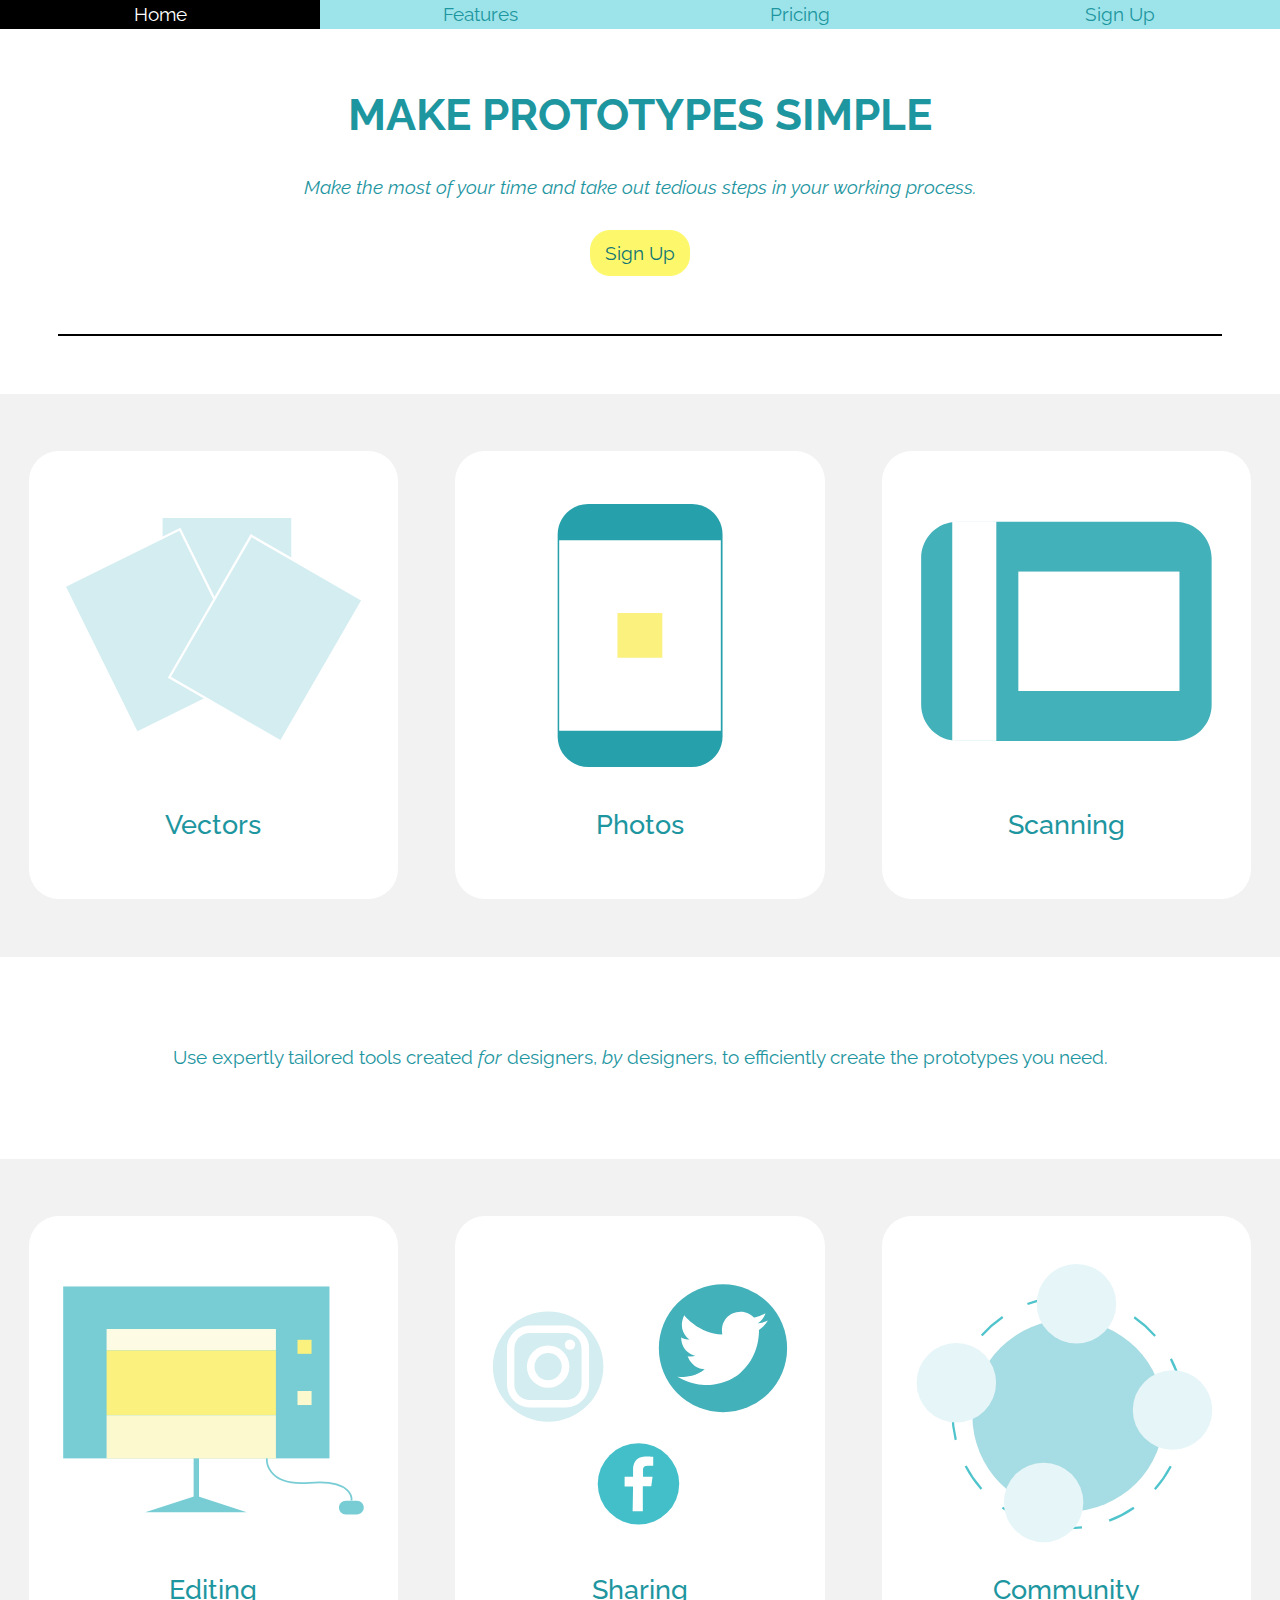
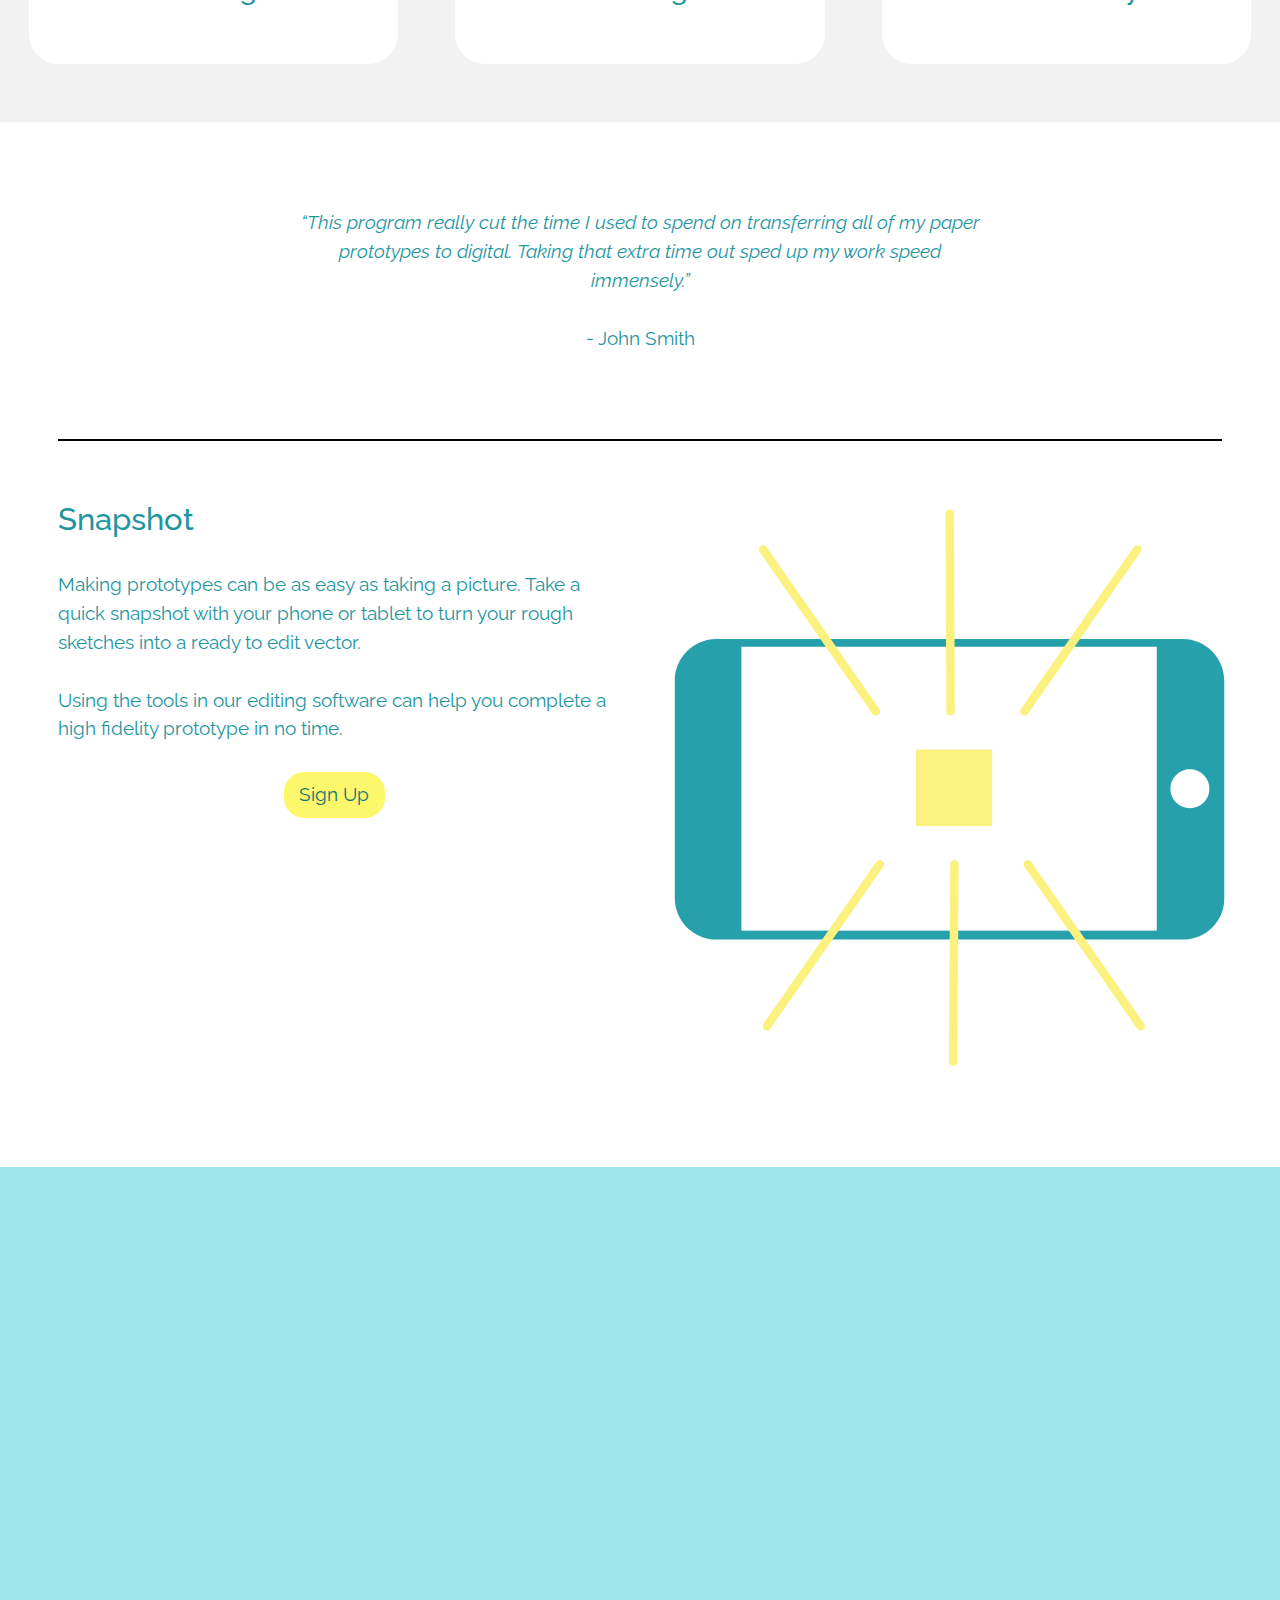
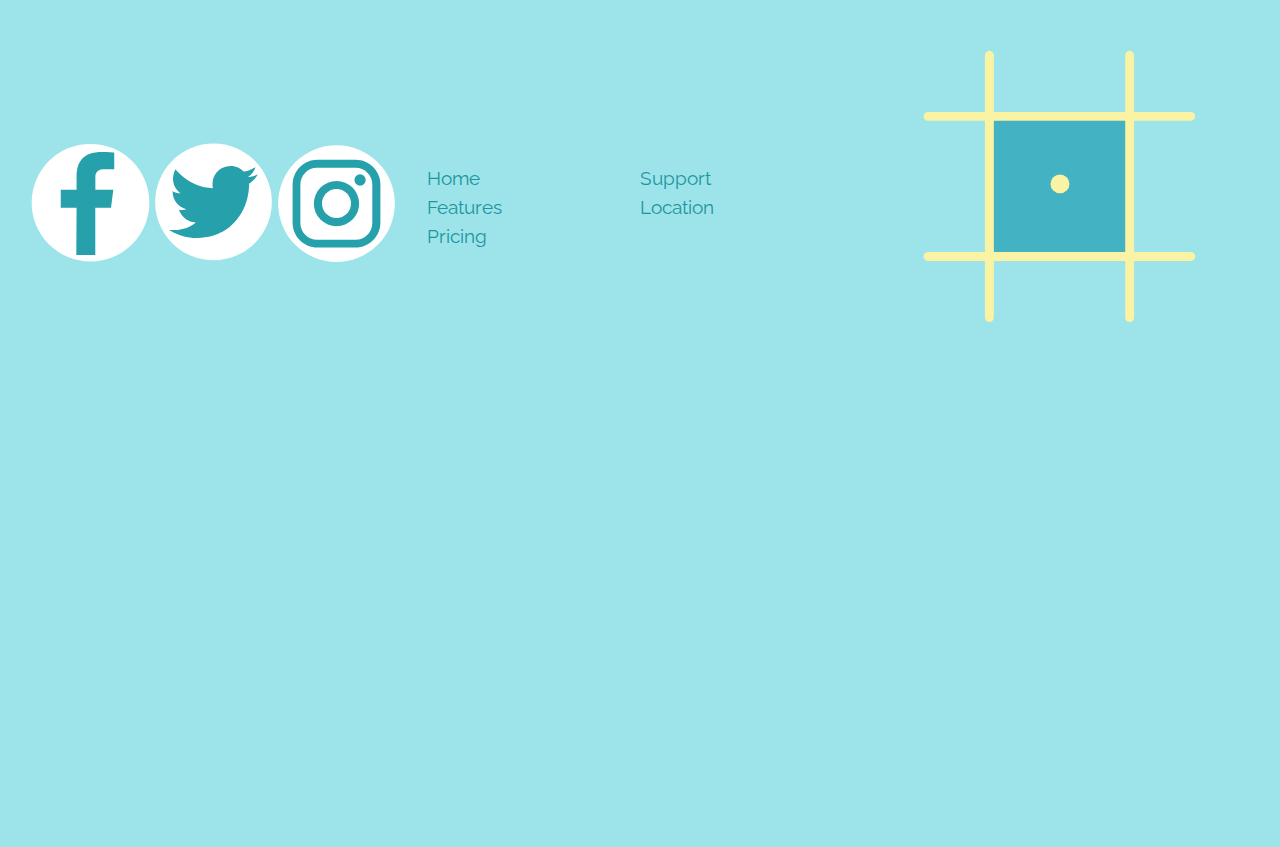
<file: index.html>
<!DOCTYPE html>
<html lang="en-ca">
<head>
  <meta charset="utf-8">
  <title>Home</title>
  <meta name="viewport" content="width=device-width,initial-scale=1">
  <link href="css/modules.css" rel="stylesheet">
  <link href="css/grid.css" rel="stylesheet">
  <link href="css/type.css" rel="stylesheet">
  <link href="css/main.css" rel="stylesheet">
  <link href="https://fonts.googleapis.com/css?family=Raleway:400,500,700" rel="stylesheet">
</head>
<body>

  <header>
    <nav>
      <ul class="grid list-group list-group-inline">
        <li class="unit text-center xs-1 s-1 m-1-4 l-1-4 xl-1-4">
          <a href="index.html">Home</a>
        </li>
        <li class="unit text-center xs-1 s-1 m-1-4 l-1-4 xl-1-4">
          <a href="tour.html">Features</a>
        </li>
        <li class="unit text-center xs-1 s-1 m-1-4 l-1-4 xl-1-4">
          <a href="pricing.html">Pricing</a>
        </li>
        <li class="unit text-center xs-1 s-1 m-1-4 l-1-4 xl-1-4">
          <a href="sign-up.html">Sign Up</a>
        </li>
      </ul>
    </nav>
  </header>

  <main>
    <section class="text-center pad-t-2 pad-b-2">
      <h1 class="bold yotta gutter">MAKE PROTOTYPES SIMPLE</h1>
      <p class="italic gutter-2">Make the most of your time and take out tedious steps in your working process.</p>
      <div class="text-center">
        <a class="btn" href="sign-up.html">Sign Up</a>
      </div>
    </section>
    <div class="gutter-2">
      <hr class="push-2">
    </div>
    <section class="features-index pad-t-2">
      <div class="grid push text-center">
        <div class="unit gutter pad-b-2 xs-1 s-1-2 m-1-3 l-1-3 xl-1-3">
          <a href="tour.html#vectors" class="card island vectors-1 block">
            <img class="img-flex pad-b-1-2" src="images/paper.svg" alt="#">
            <h2 class="tera">Vectors</h2>
          </a>
        </div>

        <div class="unit gutter pad-b-2 xs-1 s-1-2 m-1-3 l-1-3 xl-1-3">
          <a href="tour.html#photos" class="card island photos-1 block">
            <img class="img-flex pad-b-1-2" src="images/iphone.svg" alt="#">
            <h2 class="tera">Photos</h2>
          </a>
        </div>

        <div class="unit gutter pad-b-2 unit-xs-hidden unit-s-hidden m-1-3 l-1-3 xl-1-3">
          <a href="tour.html#scanning" class="card island scanning-1 block">
            <img class="img-flex pad-b-1-2" src="images/scanner.svg" alt="#">
            <h2 class="tera">Scanning</h2>
          </a>
        </div>
      </div>
    </section>

    <div class="text-center gutter-2 pad-t-2 pad-b-2">
      <p>Use expertly tailored tools created <i>for</i> designers, <i>by</i> designers, to efficiently create the prototypes you need.</p>
    </div>

    <section class="features-index pad-t-2">
      <div class="grid push text-center">
        <div class="unit gutter pad-b-2 xs-1 s-1-2 m-1-3 l-1-3 xl-1-3">
          <a href="tour.html#editing" class="card island editing-1 block">
            <img class="img-flex pad-b-1-2" src="images/computer.svg" alt="#">
            <h2 class="tera">Editing</h2>
          </a>
        </div>

        <div class="unit gutter pad-b-2 unit-xs-hidden unit-s-hidden m-1-3 l-1-3 xl-1-3">
          <a href="tour.html#sharing" class="card island sharing-1 block">
            <img class="img-flex pad-b-1-2" src="images/social-media.svg" alt="#">
            <h2 class="tera">Sharing</h2>
          </a>
        </div>

        <div class="unit gutter pad-b-2 xs-1 s-1-2 m-1-3 l-1-3 xl-1-3">
          <a href="tour.html#community" class="card island community-1 block">
            <img class="img-flex pad-b-1-2" src="images/community.svg" alt="#">
            <h2 class="tera">Community</h2>
          </a>
        </div>
      </div>
    </section>

    <section class="pad-t-2 pad-b-2 gutter-2">
      <div class="text-center">
        <p class="italic max-length">“This program really cut the time I used to spend on transferring all of my paper prototypes to digital. Taking that extra time out sped up my work speed immensely.”</p>
        <p>- John Smith</p>
      </div>
    </section>

    <div class="gutter-2">
      <hr class="push-2">
    </div>

    <section class="gutter push-2">
      <div class="grid">
        <div class="gutter unit unit-push-xs-1 xs-1 unit-push-s-1 s-1 m-1-2 l-1-2 xl-1-2">
          <div class="max-length">
            <h2>Snapshot</h2>
            <p>Making prototypes can be as easy as taking a picture. Take a quick snapshot with your phone or tablet to turn your rough sketches into a ready to edit vector.</p>
            <p>Using the tools in our editing software can help you complete a high fidelity prototype in no time.</p>
          </div>
          <div class="text-center">
            <a class="btn" href="sign-up.html">Sign Up</a>
          </div>
        </div>
        <div class="unit unit-pull-xs-1 xs-1 unit-push-s-1 s-1 m-1-2 l-1-2 xl-1-2">
          <img class="img-flex" src="images/snapshot.svg" alt="">
        </div>
      </div>
    </section>
  </main>

  <footer class="grid grid-middle">

    <div class="unit gutter xs-1-2 s-1-2 m-1-3 l-1-3 xl-1-3">
      <div class="grid">
        <div class="unit xs-1-3 s-1-3 m-1-3 l-1-3 xl-1-3">
          <img src="images/facebook-icon.svg" alt="#">
        </div>
        <div class="unit xs-1-3 s-1-3 m-1-3 l-1-3 xl-1-3">
          <img src="images/twitter-icon.svg" alt="#">
        </div>
        <div class="unit xs-1-3 s-1-3 m-1-3 l-1-3 xl-1-3">
          <img src="images/instagram-icon.svg" alt="#">
        </div>
      </div>
    </div>

    <div class="unit unit-xs-hidden unit-s-hidden m-1-3 l-1-3 xl-1-3">
      <div class="grid">
        <div class="unit unit-xs-hidden unit-s-hidden m-1-2 l-1-2 xl-1-2">
          <div class="grid">
            <div class="unit xs-1 s-1 m-1 l-1 xl-1">
              <a href="index.html">Home</a>
            </div>
            <div class="unit xs-1 s-1 m-1 l-1 xl-1">
              <a href="tour.html">Features</a>
            </div>
            <div class="unit xs-1 s-1 m-1 l-1 xl-1">
              <a href="pricing.html">Pricing</a>
            </div>
          </div>
        </div>
        <div class="unit unit-xs-hidden unit-s-hidden m-1-2 l-1-2 xl-1-2">
          <div class="grid">
            <div class="unit xs-1 s-1 m-1 l-1 xl-1">
              <a href="#">Support</a>
            </div>
            <div class="unit xs-1 s-1 m-1 l-1 xl-1">
              <a href="#">Location</a>
            </div>
          </div>
        </div>
      </div>
    </div>

    <div class="unit embed embed-1by1 xs-1-2 s-1-2 m-1-3 l-1-3 xl-1-3">
      <img class="embed-item" src="images/protoscan-logo.svg" alt="#">
    </div>
  </footer>

</body>
</html>
</file>
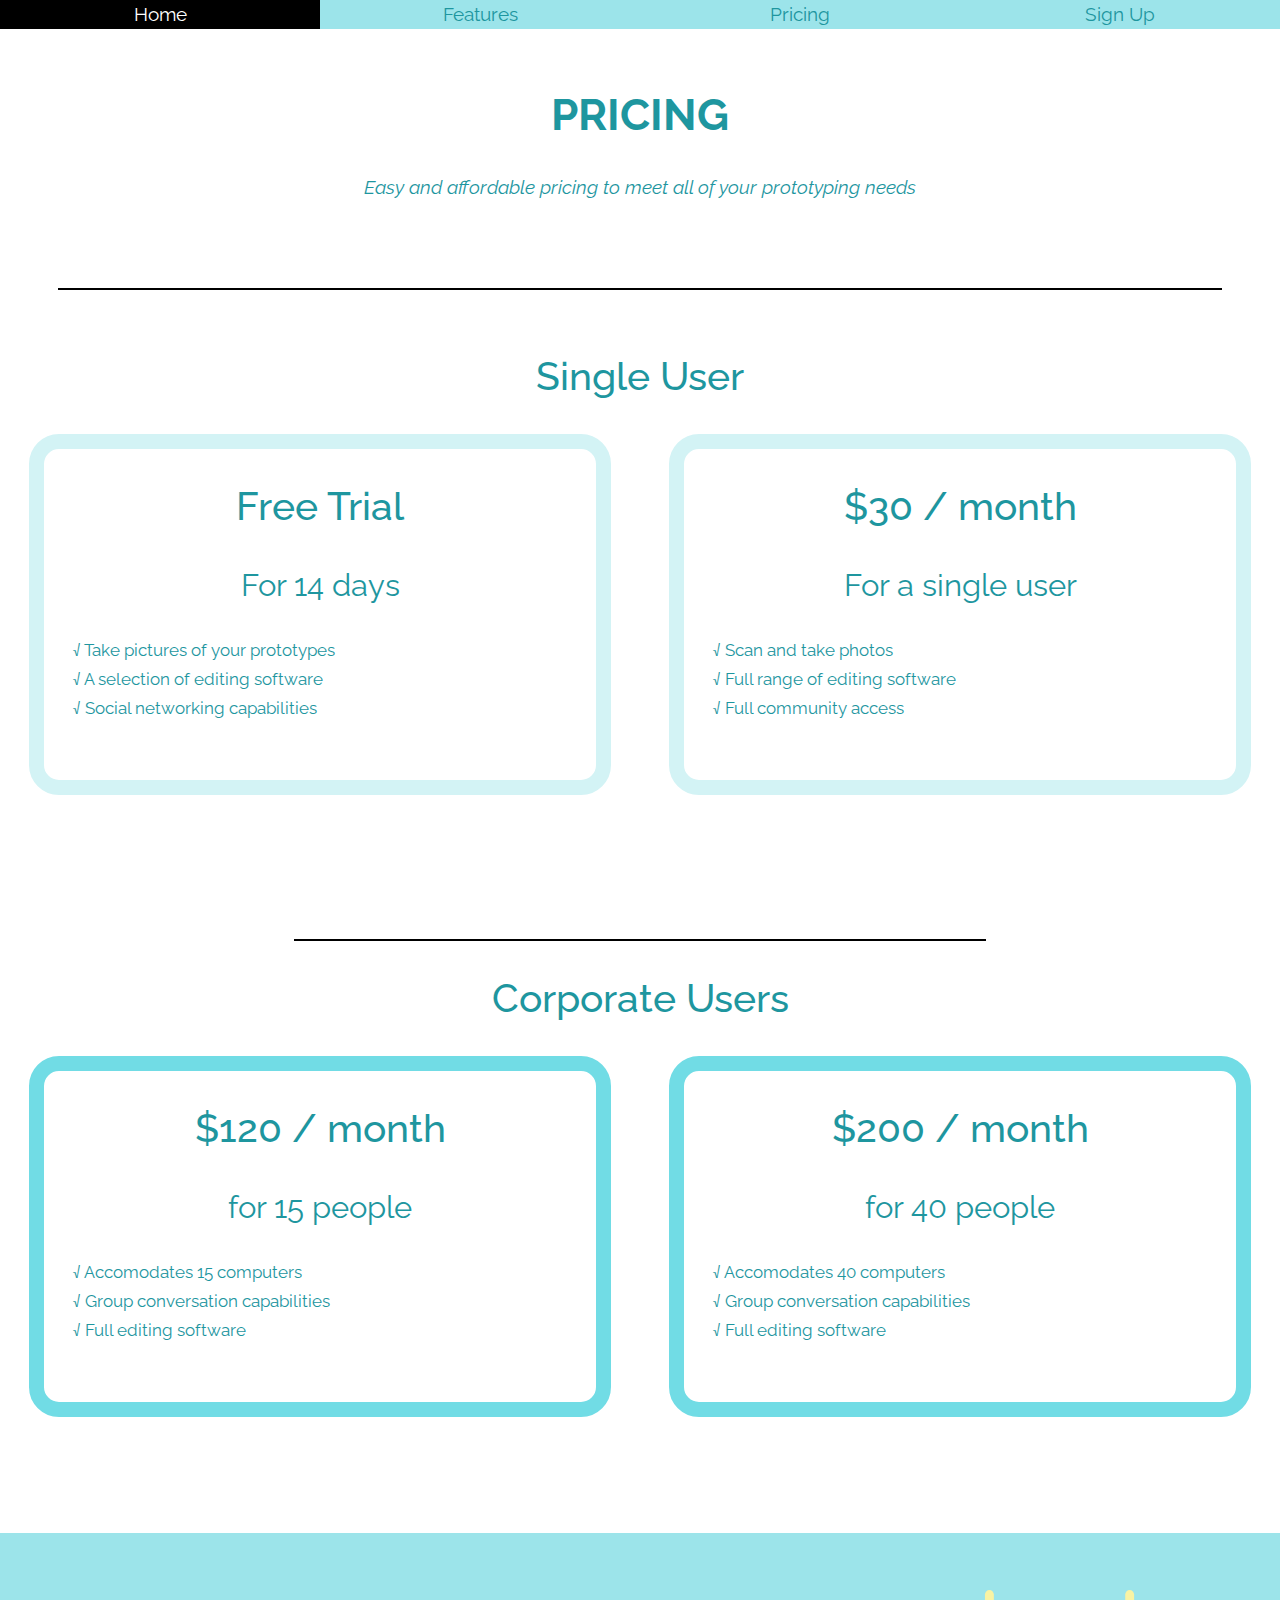
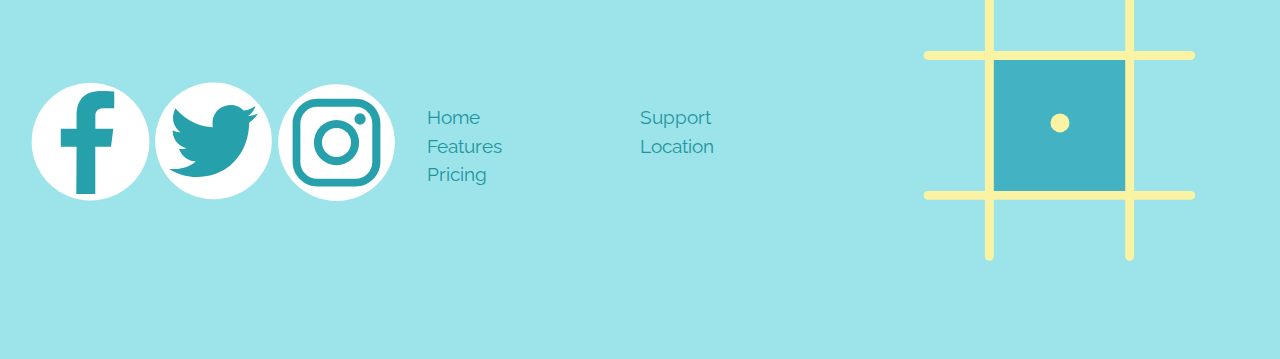
<file: pricing.html>
<!DOCTYPE html>
<html lang="en-ca">
<head>
  <meta charset="utf-8">
  <title>Pricing</title>
  <meta name="viewport" content="width=device-width,initial-scale=1">
  <link href="css/modules.css" rel="stylesheet">
  <link href="css/grid.css" rel="stylesheet">
  <link href="css/type.css" rel="stylesheet">
  <link href="css/main.css" rel="stylesheet">
  <link href="https://fonts.googleapis.com/css?family=Raleway:400,500,700" rel="stylesheet">
</head>
<body>
  <header>
    <nav>
      <ul class="grid list-group">
        <li class="unit text-center xs-1 s-1 m-1-4 l-1-4 xl-1-4">
          <a href="index.html">Home</a>
        </li>
        <li class="unit text-center xs-1 s-1 m-1-4 l-1-4 xl-1-4">
          <a href="tour.html">Features</a>
        </li>
        <li class="unit text-center xs-1 s-1 m-1-4 l-1-4 xl-1-4">
          <a href="pricing.html">Pricing</a>
        </li>
        <li class="unit text-center xs-1 s-1 m-1-4 l-1-4 xl-1-4">
          <a href="sign-up.html">Sign Up</a>
        </li>
      </ul>
    </nav>
  </header>

  <main class="push-2">
    <section class="text-center pad-t-2 pad-b-2">
      <h1 class="bold yotta">PRICING</h1>
      <p class="italic gutter-2">Easy and affordable pricing to meet all of your prototyping needs</p>
    </section>

    <div class="gutter-2">
      <hr class="push-2">
    </div>

    <section>
      <h2 class="zetta text-center">Single User</h2>
      <div class="grid push text-center">
        <div class="unit push-2 gutter xs-1 s-1 m-1-2 l-1-2 xl-1-2">
          <a href="sign-up.html" class="card island single-1 block">
            <h2 class="zetta">Free Trial</h2>
            <p class="peta">For 14 days</p>
            <ul class="milli text-left list-group">
              <li>√ Take pictures of your prototypes</li>
              <li>√ A selection of editing software</li>
              <li>√ Social networking capabilities</li>
            </ul>
          </a>
        </div>

        <div class="unit push-2 pad-b-2 gutter xs-1 s-1 m-1-2 l-1-2 xl-1-2">
          <a href="sign-up.html" class="card island single-1 block">
            <h2 class="zetta">$30 / month</h2>
            <p class="peta"> For a single user </p>
            <ul class="milli text-left list-group">
              <li>√ Scan and take photos</li>
              <li>√ Full range of editing software</li>
              <li>√ Full community access</li>
            </ul>
          </a>
        </div>
      </div>
    </section>
    <hr class="max-length">
    <section>
      <h2 class="text-center zetta">Corporate Users</h2>
      <div class="grid push text-center">
        <div class="unit push-2 gutter xs-1 s-1 m-1-2 l-1-2 xl-1-2">
          <a href="sign-up.html" class="card island corporate-1 block">
            <h2 class="zetta">$120 / month</h2>
            <p class="peta">for 15 people</p>
            <ul class="milli text-left list-group">
              <li>√ Accomodates 15 computers</li>
              <li>√ Group conversation capabilities</li>
              <li>√ Full editing software</li>
            </ul>
          </a>
        </div>

        <div class="unit push-2 gutter xs-1 s-1 m-1-2 l-1-2 xl-1-2">
          <a href="sign-up.html" class="card island corporate-1 block">
            <h2 class="zetta">$200 / month</h2>
            <p class="peta">for 40 people</p>
            <ul class="milli text-left list-group">
              <li>√ Accomodates 40 computers</li>
              <li>√ Group conversation capabilities</li>
              <li>√ Full editing software</li>
            </ul>
          </a>
        </div>
      </div>
    </section>
  </main>

  <footer class="grid grid-middle">

    <div class="unit gutter xs-1-2 s-1-2 m-1-3 l-1-3 xl-1-3">
      <div class="grid">
        <div class="unit xs-1-3 s-1-3 m-1-3 l-1-3 xl-1-3">
          <img src="images/facebook-icon.svg" alt="#">
        </div>
        <div class="unit xs-1-3 s-1-3 m-1-3 l-1-3 xl-1-3">
          <img src="images/twitter-icon.svg" alt="#">
        </div>
        <div class="unit xs-1-3 s-1-3 m-1-3 l-1-3 xl-1-3">
          <img src="images/instagram-icon.svg" alt="#">
        </div>
      </div>
    </div>

    <div class="unit unit-xs-hidden unit-s-hidden m-1-3 l-1-3 xl-1-3">
      <div class="grid">
        <div class="unit unit-xs-hidden unit-s-hidden m-1-2 l-1-2 xl-1-2">
          <div class="grid">
            <div class="unit xs-1 s-1 m-1 l-1 xl-1">
              <a href="index.html">Home</a>
            </div>
            <div class="unit xs-1 s-1 m-1 l-1 xl-1">
              <a href="tour.html">Features</a>
            </div>
            <div class="unit xs-1 s-1 m-1 l-1 xl-1">
              <a href="pricing.html">Pricing</a>
            </div>
          </div>
        </div>
        <div class="unit unit-xs-hidden unit-s-hidden m-1-2 l-1-2 xl-1-2">
          <div class="grid">
            <div class="unit xs-1 s-1 m-1 l-1 xl-1">
              <a href="#">Support</a>
            </div>
            <div class="unit xs-1 s-1 m-1 l-1 xl-1">
              <a href="#">Location</a>
            </div>
          </div>
        </div>
      </div>
    </div>

    <div class="unit xs-1-2 s-1-2 m-1-3 l-1-3 xl-1-3">
      <img class="img-flex" src="images/protoscan-logo.svg" alt="#">
    </div>
  </footer>
</body>
</html>
</file>
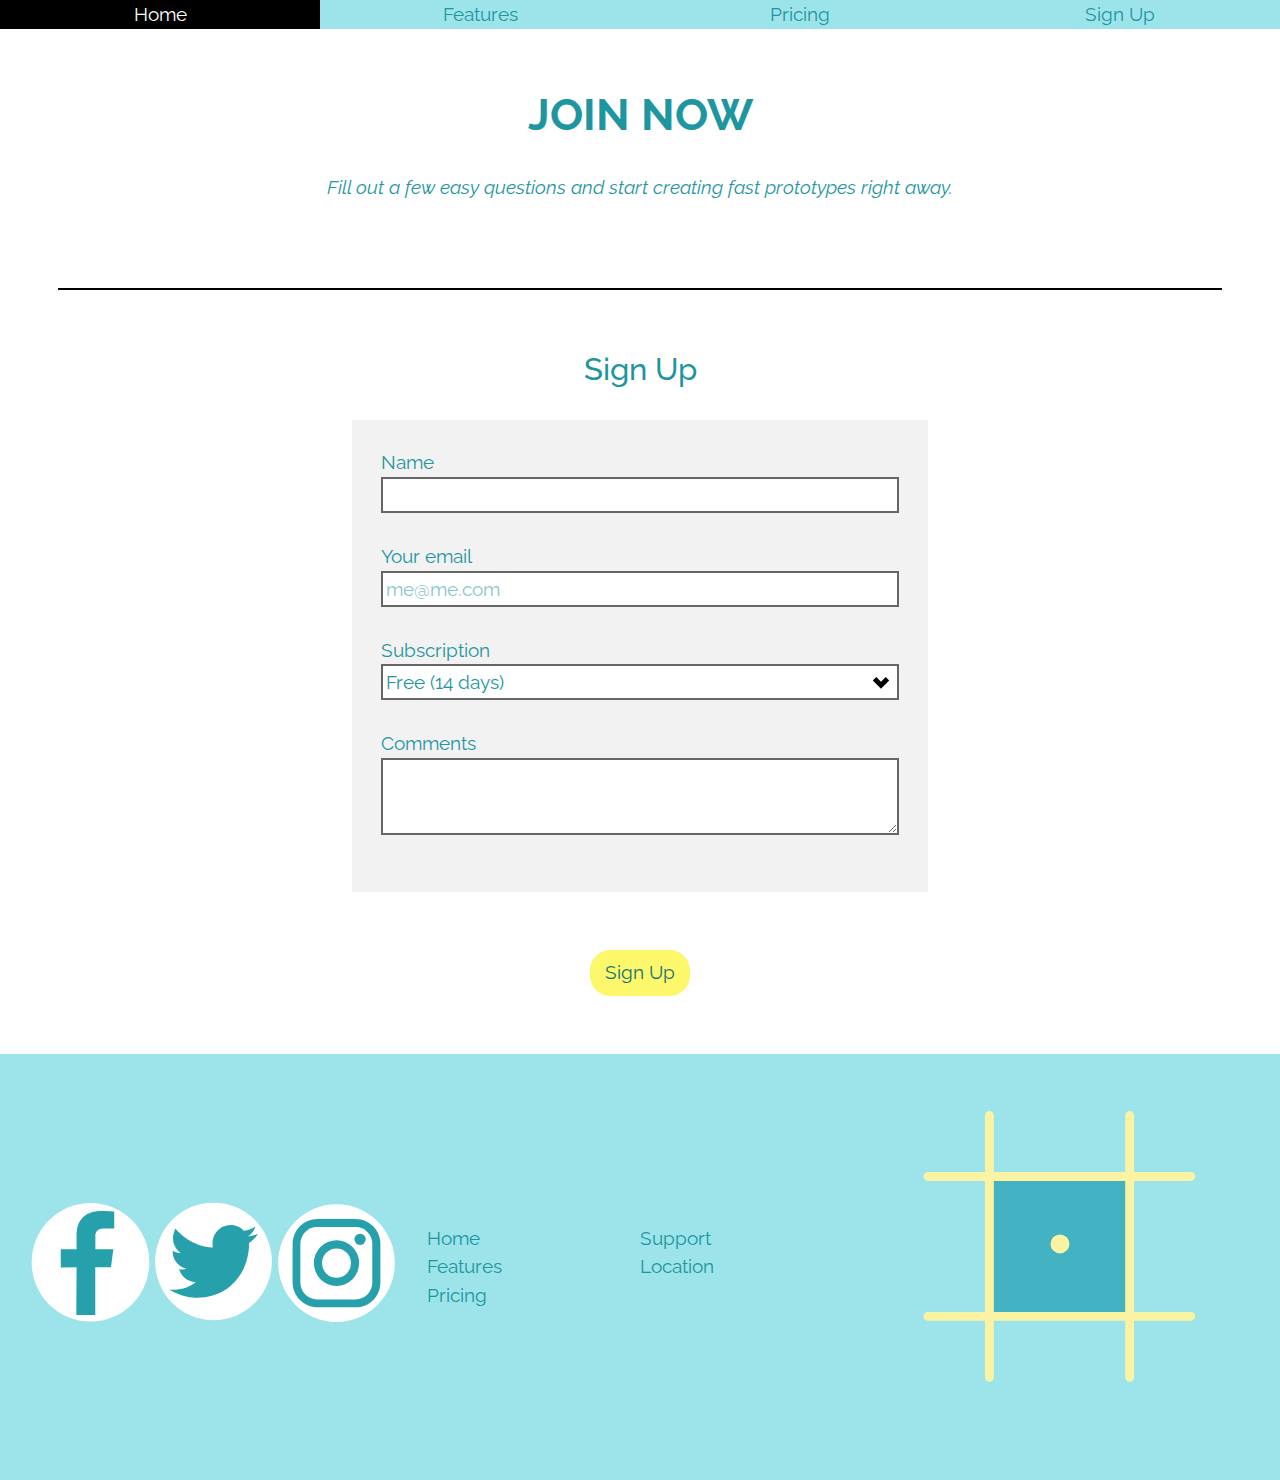
<file: sign-up.html>
<!DOCTYPE html>
<html lang="en-ca">
<head>
  <meta charset="utf-8">
  <title>Sign Up</title>
  <meta name="viewport" content="width=device-width,initial-scale=1">
  <link href="css/modules.css" rel="stylesheet">
  <link href="css/grid.css" rel="stylesheet">
  <link href="css/type.css" rel="stylesheet">
  <link href="css/main.css" rel="stylesheet">
  <link href="https://fonts.googleapis.com/css?family=Raleway:400,500,700" rel="stylesheet">
</head>
<body>
  <header>
    <nav>
      <ul class="grid list-group">
        <li class="unit text-center xs-1 s-1 m-1-4 l-1-4 xl-1-4">
          <a href="index.html">Home</a>
        </li>
        <li class="unit text-center xs-1 s-1 m-1-4 l-1-4 xl-1-4">
          <a href="tour.html">Features</a>
        </li>
        <li class="unit text-center xs-1 s-1 m-1-4 l-1-4 xl-1-4">
          <a href="pricing.html">Pricing</a>
        </li>
        <li class="unit text-center xs-1 s-1 m-1-4 l-1-4 xl-1-4">
          <a href="sign-up.html">Sign Up</a>
        </li>
      </ul>
    </nav>
  </header>

  <main>
    <section class="pad-t-2 pad-b-2 text-center">
      <h1 class="yotta">JOIN NOW</h1>
      <p class="italic gutter-2">Fill out a few easy questions and start creating fast prototypes right away.</p>
    </section>

    <div class="gutter-2">
      <hr class="push-2">
    </div>

    <section class="contact pad-b-2">
      <div class="max-length">

        <h2 class="text-center"> Sign Up </h2>

        <form class="push-0 gutter-2" method="POST" action="https://formspree.io/shee0060@algonquinlive.com">
          <div class="form island">
            <div class="push">
              <label for="name">Name</label>
              <input id="name" name="name">
            </div>
            <div class="push">
              <label for="email"> Your email</label>
              <input id="email" type="email" placeholder="me@me.com" name="email">
            </div>
            <div class="push">
              <label for="subject">Subscription</label>
              <select id="subject" name="_subject">
                <option>Free (14 days)</option>
                <option>Single Use | $35 / month</option>
                <option>Corporate | $120 / month</option>
                <option>Corporate | $150 / month</option>
              </select>
            </div>
            <div class="push">
              <label for="details">Comments</label>
              <textarea id="details" name="message"></textarea>
            </div>
          </div>
          <div class="text-center pad-t-2">
            <button class="btn btn-light" type="submit">Sign Up</button>
          </div>
        </form>
      </div>
    </section>
  </main>

  <footer class="grid grid-middle">

    <div class="unit gutter xs-1-2 s-1-2 m-1-3 l-1-3 xl-1-3">
      <div class="grid">
        <div class="unit xs-1-3 s-1-3 m-1-3 l-1-3 xl-1-3">
          <img src="images/facebook-icon.svg" alt="#">
        </div>
        <div class="unit xs-1-3 s-1-3 m-1-3 l-1-3 xl-1-3">
          <img src="images/twitter-icon.svg" alt="#">
        </div>
        <div class="unit xs-1-3 s-1-3 m-1-3 l-1-3 xl-1-3">
          <img src="images/instagram-icon.svg" alt="#">
        </div>
      </div>
    </div>

    <div class="unit unit-xs-hidden unit-s-hidden m-1-3 l-1-3 xl-1-3">
      <div class="grid">
        <div class="unit unit-xs-hidden unit-s-hidden m-1-2 l-1-2 xl-1-2">
          <div class="grid">
            <div class="unit xs-1 s-1 m-1 l-1 xl-1">
              <a href="index.html">Home</a>
            </div>
            <div class="unit xs-1 s-1 m-1 l-1 xl-1">
              <a href="tour.html">Features</a>
            </div>
            <div class="unit xs-1 s-1 m-1 l-1 xl-1">
              <a href="pricing.html">Pricing</a>
            </div>
          </div>
        </div>
        <div class="unit unit-xs-hidden unit-s-hidden m-1-2 l-1-2 xl-1-2">
          <div class="grid">
            <div class="unit xs-1 s-1 m-1 l-1 xl-1">
              <a href="#">Support</a>
            </div>
            <div class="unit xs-1 s-1 m-1 l-1 xl-1">
              <a href="#">Location</a>
            </div>
          </div>
        </div>
      </div>
    </div>

    <div class="unit xs-1-2 s-1-2 m-1-3 l-1-3 xl-1-3">
      <img class="img-flex" src="images/protoscan-logo.svg" alt="#">
    </div>
  </footer>
</body>
</html>
</file>
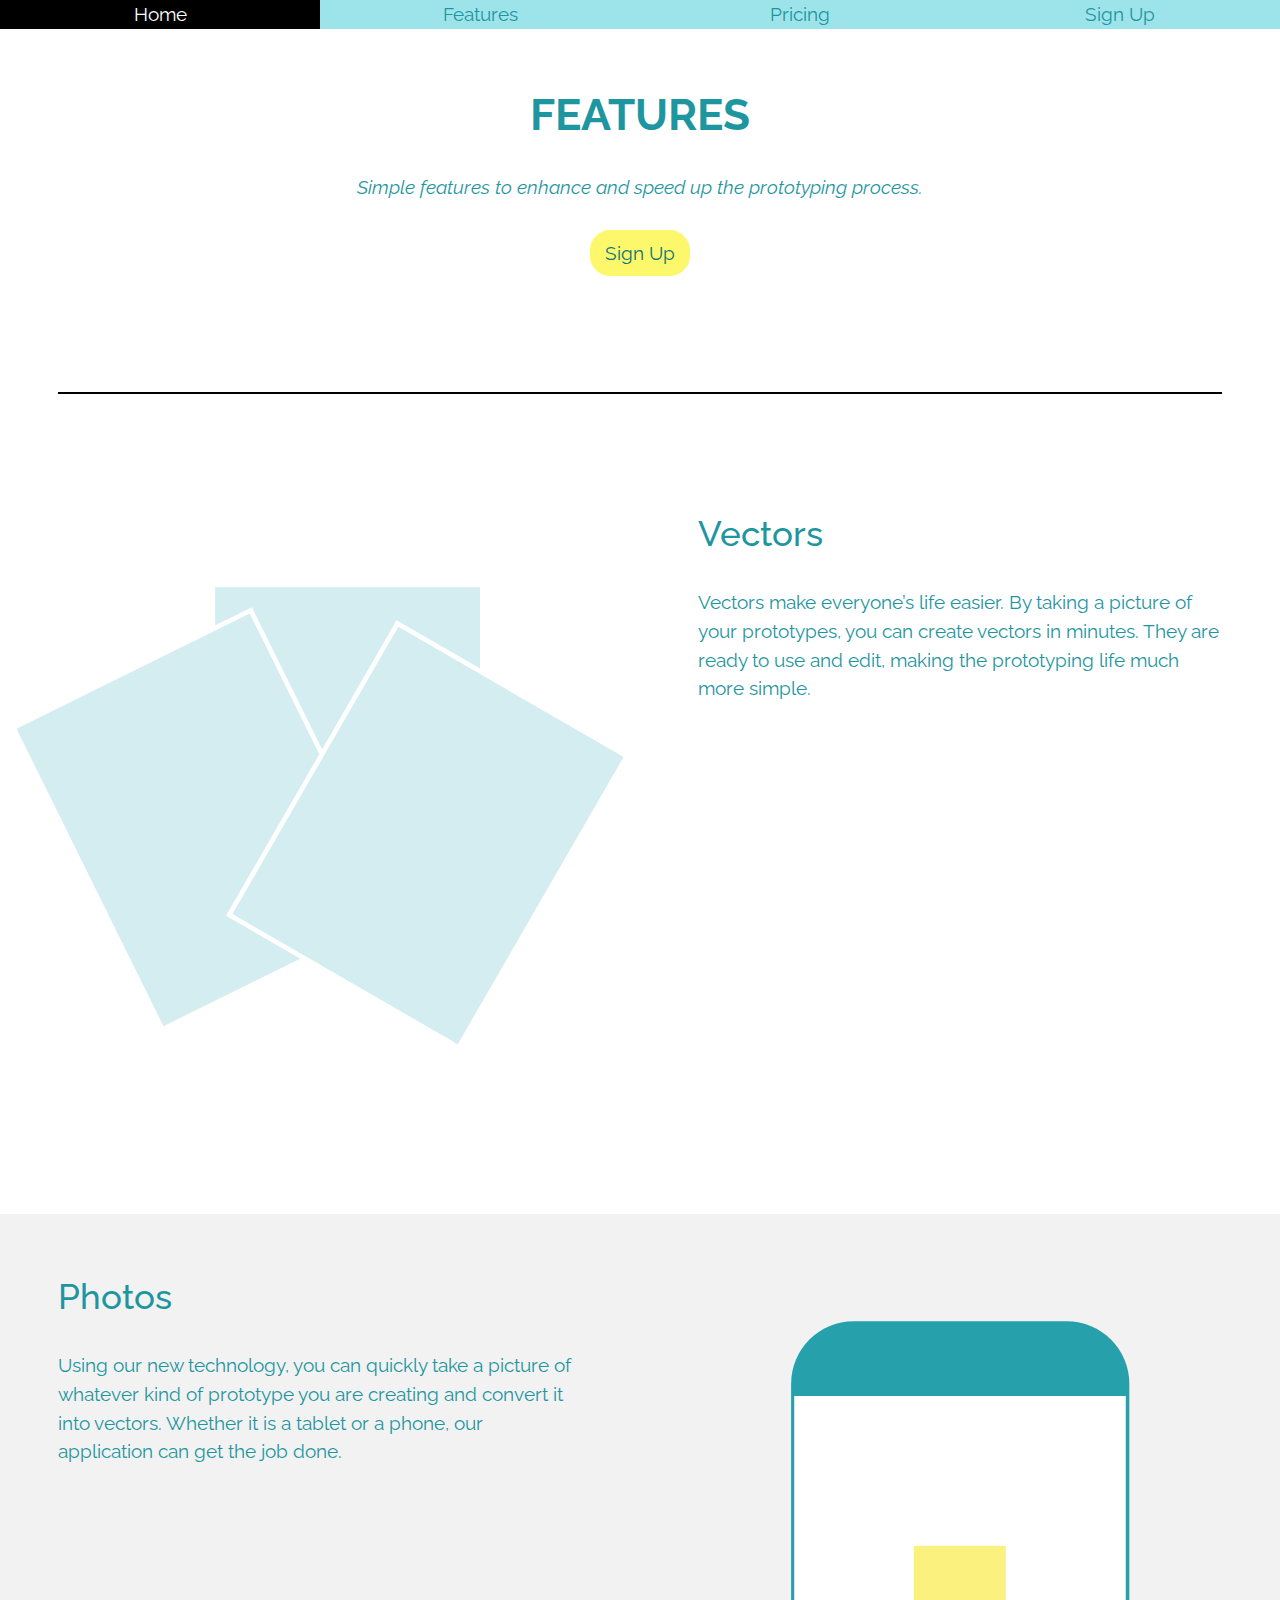
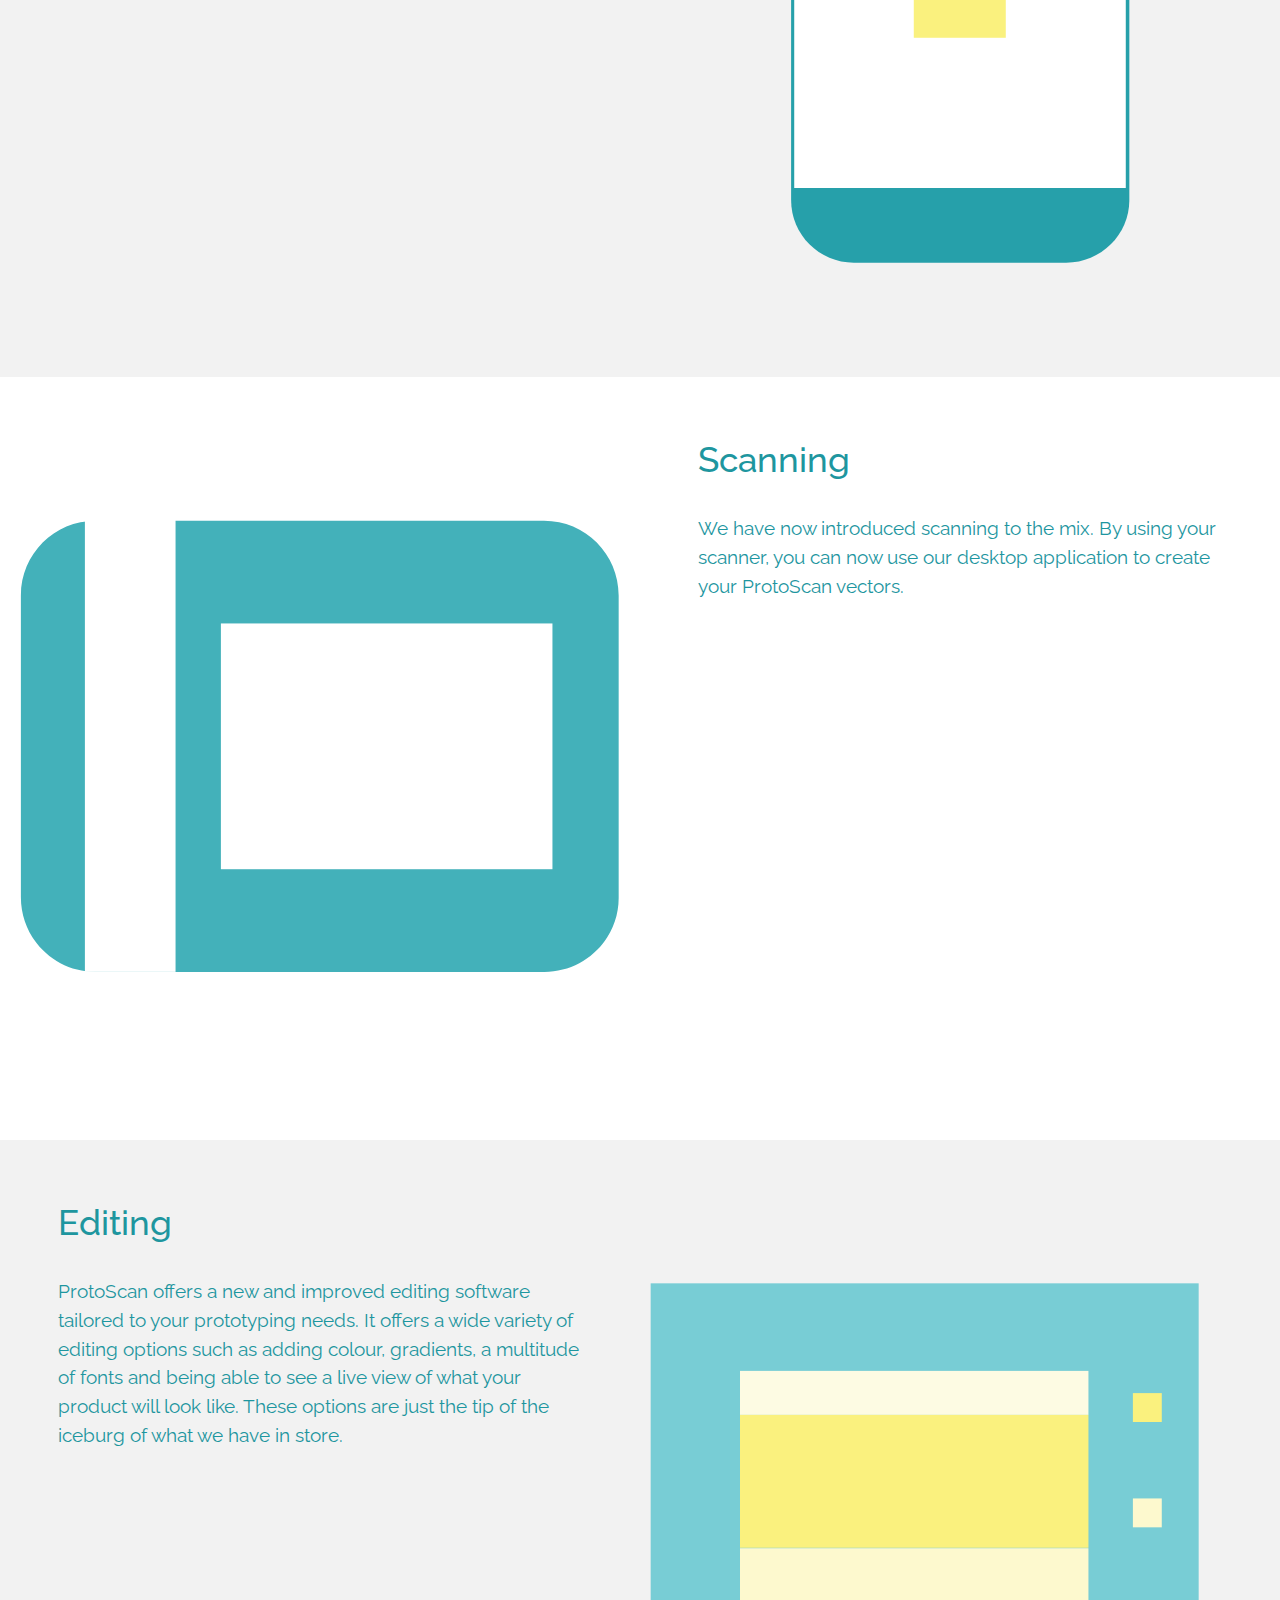
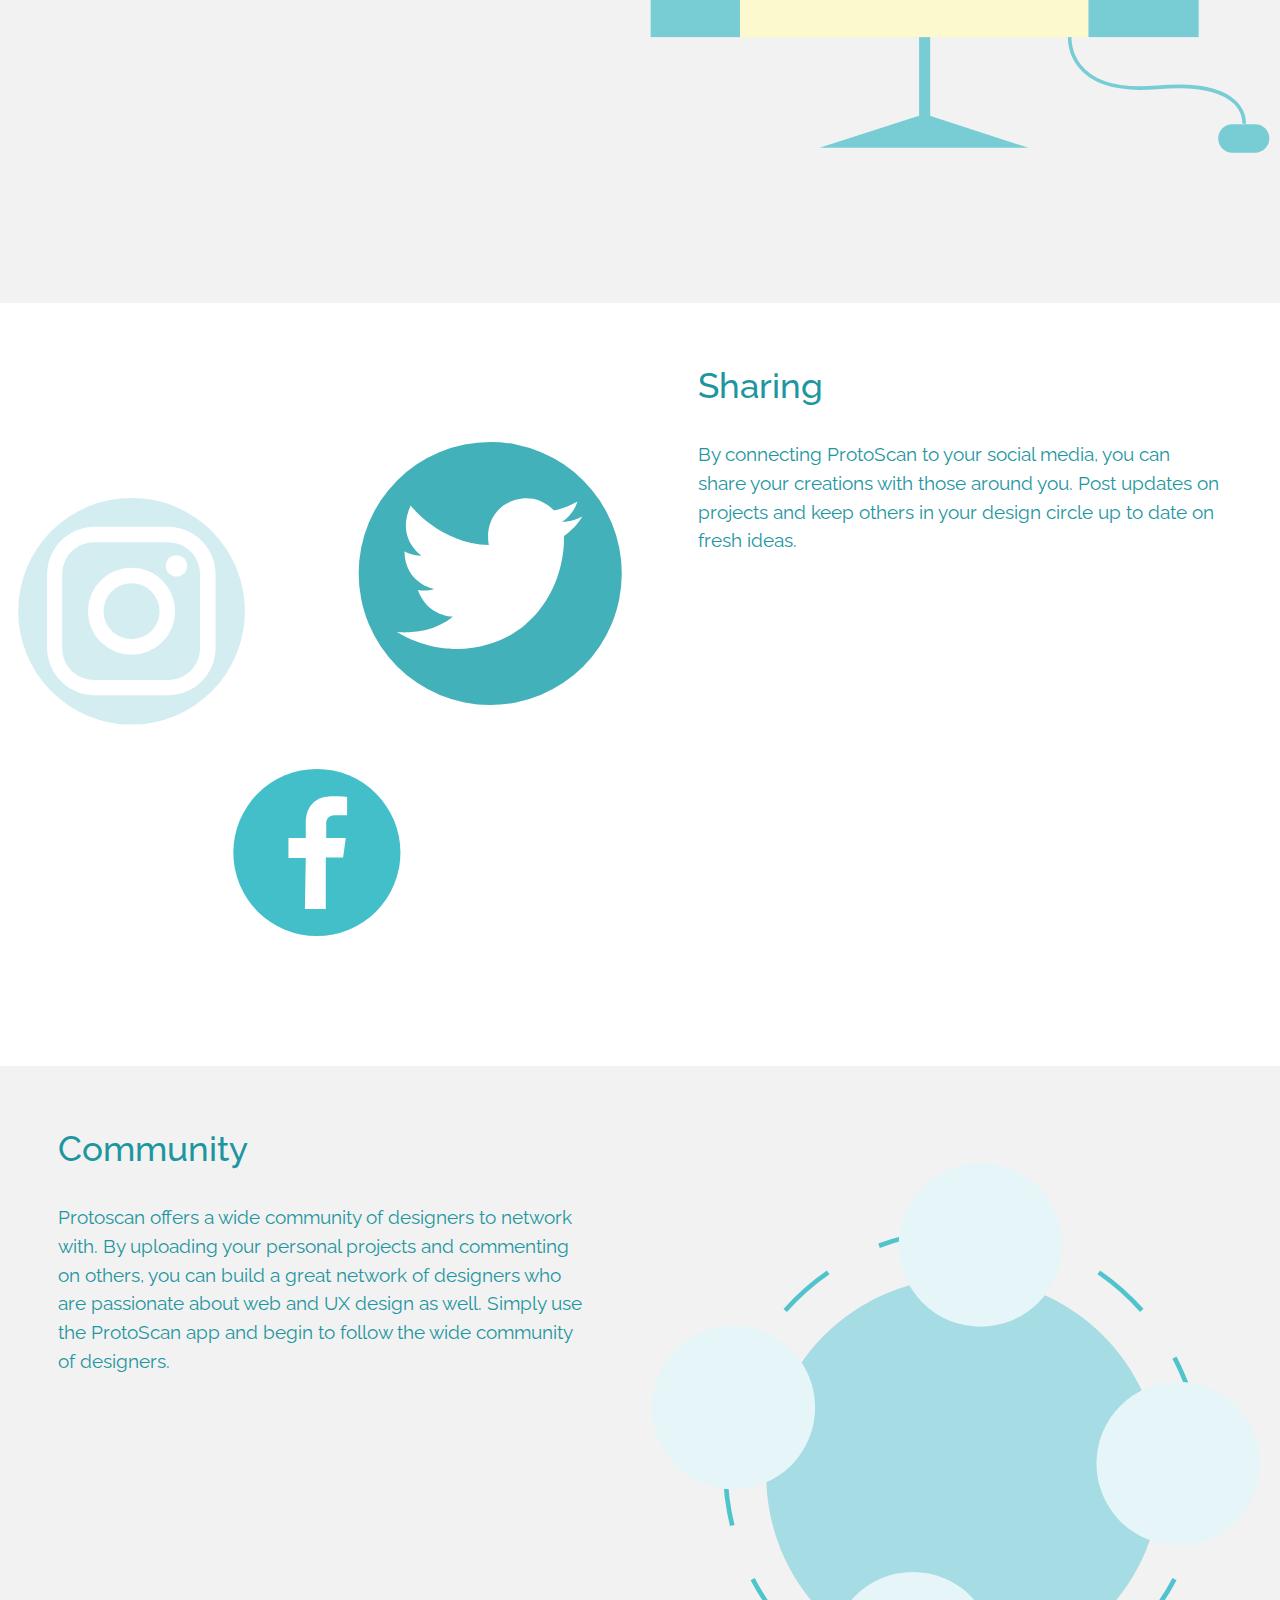
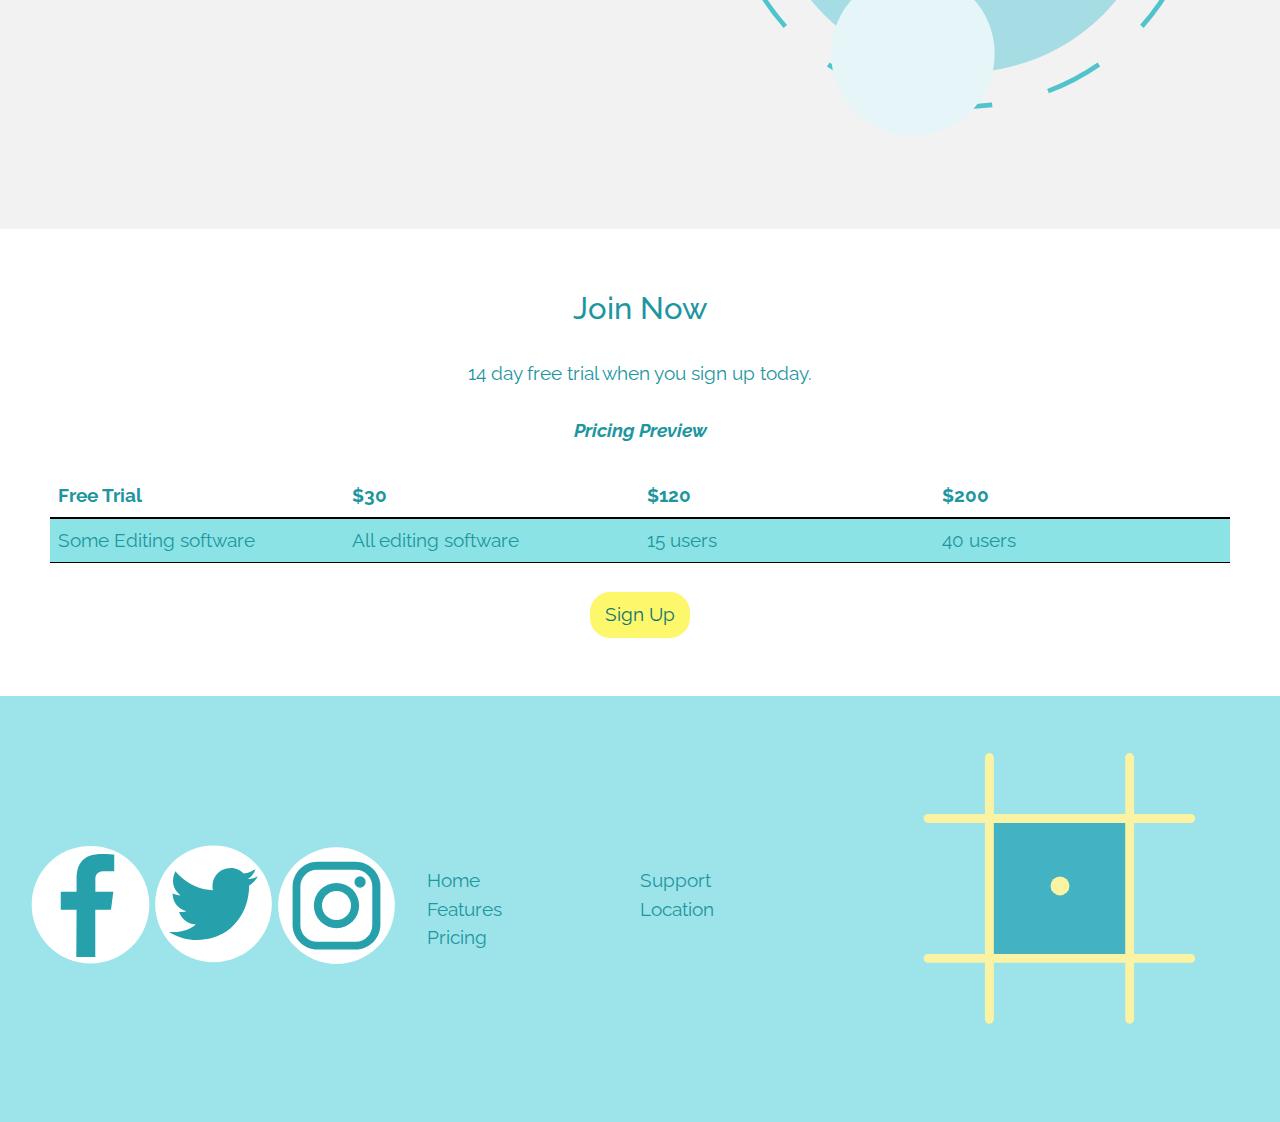
<file: tour.html>
<!DOCTYPE html>
<html lang="en-ca">
<head>
  <meta charset="utf-8">
  <title>Features</title>
  <meta name="viewport" content="width=device-width,initial-scale=1">
  <link href="css/modules.css" rel="stylesheet">
  <link href="css/grid.css" rel="stylesheet">
  <link href="css/type.css" rel="stylesheet">
  <link href="css/main.css" rel="stylesheet">
  <link href="https://fonts.googleapis.com/css?family=Raleway:400,500,700" rel="stylesheet">
</head>
<body>
  <header>
    <nav>
      <ul class="grid list-group">
        <li class="unit text-center xs-1 s-1 m-1-4 l-1-4 xl-1-4">
          <a href="index.html">Home</a>
        </li>
        <li class="unit text-center xs-1 s-1 m-1-4 l-1-4 xl-1-4">
          <a href="tour.html">Features</a>
        </li>
        <li class="unit text-center xs-1 s-1 m-1-4 l-1-4 xl-1-4">
          <a href="pricing.html">Pricing</a>
        </li>
        <li class="unit text-center xs-1 s-1 m-1-4 l-1-4 xl-1-4">
          <a href="sign-up.html">Sign Up</a>
        </li>
      </ul>
    </nav>
  </header>

  <main>
    <section class="text-center pad-t-2 pad-b-2 push-2">
      <h1 class="bold yotta">FEATURES</h1>
      <p class="italic gutter-2">Simple features to enhance and speed up the prototyping process.</p>
      <div class="text-center">
        <a class="btn" href="sign-up.html">Sign Up</a>
      </div>
    </section>

    <div class="gutter-2">
      <hr class="push-2">
    </div>

    <section>
      <div id="vectors" class="grid vectors-2 pad-t-2 pad-b-2">
        <div class="unit xs-1 s-1 m-1-2 l-1-2 xl-1-2">
          <img src="images/paper.svg" alt="#">
        </div>
        <div class="unit gutter-2 xs-1 s-1 m-1-2 l-1-2 xl-1-2">
          <h2 class="exa">Vectors</h2>
          <p>Vectors make everyone’s life easier. By taking a picture of your prototypes, you can create vectors in minutes. They are ready to use and edit, making the prototyping life much more simple.</p>
        </div>
      </div>

      <div id="photos" class="grid photos-2 pad-t-2 pad-b-2">
        <div class="unit xs-1 s-1 unit-push-m-1-2 m-1-2 l-1-2 xl-1-2">
          <img src="images/iphone.svg" alt="#">
        </div>
        <div class="unit gutter-2 xs-1 s-1 unit-pull-m-1-2 m-1-2 l-1-2 xl-1-2">
          <h2 class="exa">Photos</h2>
          <p>Using our new technology, you can quickly take a picture of whatever kind of prototype you are creating and convert it into vectors. Whether it is a tablet or a phone, our application can get the job done.</p>
        </div>
      </div>

      <div id="scanning" class="grid scanning-2 pad-t-2 pad-b-2">
        <div class="unit xs-1 s-1 m-1-2 l-1-2 xl-1-2">
          <img src="images/scanner.svg" alt="#">
        </div>
        <div class="unit gutter-2 xs-1 s-1 m-1-2 l-1-2 xl-1-2">
          <h2 class="exa">Scanning</h2>
          <p>We have now introduced scanning to the mix. By using your scanner, you can now use our desktop application to create your ProtoScan vectors. </p>
        </div>
      </div>

      <div id="editing" class="grid editing-2 pad-t-2 pad-b-2">
        <div class="unit xs-1 s-1 unit-push-m-1-2 m-1-2 l-1-2 xl-1-2">
          <img src="images/computer.svg" alt="#">
        </div>
        <div class="unit gutter-2 xs-1 s-1 unit-pull-m-1-2 m-1-2 l-1-2 xl-1-2">
          <h2 class="exa">Editing</h2>
          <p>ProtoScan offers a new and improved editing software tailored to your prototyping needs. It offers a wide variety of editing options such as adding colour, gradients, a multitude of fonts and being able to see a live view of what your product will look like. These options are just the tip of the iceburg of what we have in store. </p>
        </div>
      </div>

      <div id="sharing" class="grid sharing-2 pad-t-2 pad-b-2">
        <div class="unit xs-1 s-1 m-1-2 l-1-2 xl-1-2">
          <img src="images/social-media.svg" alt="#">
        </div>
        <div class="unit gutter-2 xs-1 s-1 m-1-2 l-1-2 xl-1-2">
          <h2 class="exa">Sharing</h2>
          <p>By connecting ProtoScan to your social media, you can share your creations with those around you. Post updates on projects and keep others in your design circle up to date on fresh ideas.</p>
        </div>
      </div>

      <div id="community" class="grid community-2 pad-t-2 pad-b-2">
        <div class="unit xs-1 s-1 unit-push-m-1-2 m-1-2 l-1-2 xl-1-2">
          <img src="images/community.svg" alt="#">
        </div>
        <div class="unit gutter-2 xs-1 s-1 unit-pull-m-1-2 m-1-2 l-1-2 xl-1-2">
          <h2 class="exa">Community</h2>
          <p>Protoscan offers a wide community of designers to network with. By uploading your personal projects and commenting on others, you can build a great network of designers who are passionate about web and UX design as well. Simply use the ProtoScan app and begin to follow the wide community of designers. </p>
        </div>
      </div>

      <div class="text-center join-now pad-t-2 pad-b-2">
        <h2>Join Now</h2>
        <p>14 day free trial when you sign up today.</p>
        <div class="gutter-2 text-center">
          <table>
            <caption class="text-center bold">Pricing Preview</caption>
            <thead>
              <tr>
                <th scope="col">Free Trial</th>
                <th scope="col"> $30 </th>
                <th scope="col"> $120</th>
                <th scope="col"> $200</th>
              </tr>
            </thead>
            <tbody>
              <tr>
                <td> Some Editing software</td>
                <td>All editing software</td>
                <td>15 users</td>
                <td>40 users</td>
              </tr>
            </tbody>
          </table>
        </div>
        <a class="btn" href="sign-up.html">Sign Up</a>
      </div>
    </section>
  </main>

  <footer class="grid grid-middle">

    <div class="unit gutter xs-1-2 s-1-2 m-1-3 l-1-3 xl-1-3">
      <div class="grid">
        <div class="unit xs-1-3 s-1-3 m-1-3 l-1-3 xl-1-3">
          <img src="images/facebook-icon.svg" alt="#">
        </div>
        <div class="unit xs-1-3 s-1-3 m-1-3 l-1-3 xl-1-3">
          <img src="images/twitter-icon.svg" alt="#">
        </div>
        <div class="unit xs-1-3 s-1-3 m-1-3 l-1-3 xl-1-3">
          <img src="images/instagram-icon.svg" alt="#">
        </div>
      </div>
    </div>

    <div class="unit unit-xs-hidden unit-s-hidden m-1-3 l-1-3 xl-1-3">
      <div class="grid">
        <div class="unit unit-xs-hidden unit-s-hidden m-1-2 l-1-2 xl-1-2">
          <div class="grid">
            <div class="unit xs-1 s-1 m-1 l-1 xl-1">
              <a href="index.html">Home</a>
            </div>
            <div class="unit xs-1 s-1 m-1 l-1 xl-1">
              <a href="tour.html">Features</a>
            </div>
            <div class="unit xs-1 s-1 m-1 l-1 xl-1">
              <a href="pricing.html">Pricing</a>
            </div>
          </div>
        </div>
        <div class="unit unit-xs-hidden unit-s-hidden m-1-2 l-1-2 xl-1-2">
          <div class="grid">
            <div class="unit xs-1 s-1 m-1 l-1 xl-1">
              <a href="#">Support</a>
            </div>
            <div class="unit xs-1 s-1 m-1 l-1 xl-1">
              <a href="#">Location</a>
            </div>
          </div>
        </div>
      </div>
    </div>

    <div class="unit xs-1-2 s-1-2 m-1-3 l-1-3 xl-1-3">
      <img class="img-flex" src="images/protoscan-logo.svg" alt="#">
    </div>
  </footer>

</body>
</html>
</file>
<file: css/modules.css>
/*
 * Modulifier || Code released under the UNLICENSE
 * Code under other copyrights & licenses listed below.
 * https://modulifier.web-dev.tools/#responsive;images;list-group;embed;media-object;icons;hidden;positioning;nice-lists;forms;buttons;accessibility;print
 */

@-moz-viewport { width: device-width; scale: 1; }
@-ms-viewport { width: device-width; scale: 1; }
@-o-viewport { width: device-width; scale: 1; }
@-webkit-viewport { width: device-width; scale: 1; }
@viewport { width: device-width; scale: 1; }

html {
  box-sizing: border-box;
  -moz-text-size-adjust: 100%;
  -ms-text-size-adjust: 100%;
  -webkit-text-size-adjust: 100%;
  text-size-adjust: 100%;
}

*, *::before, *::after {
  box-sizing: inherit;
}

body {
  margin: 0;
}

article,
aside,
details,
figcaption,
figure,
footer,
header,
main,
menu,
nav,
section,
summary {
  display: block;
}

audio,
canvas,
progress,
video {
  display: inline-block;
  vertical-align: baseline;
}

template {
  display: none;
}

details {
  cursor: pointer;
}

audio:not([controls]) {
  display: none;
  height: 0;
}

a,
area,
button,
input,
label,
select,
textarea,
[tabindex] {
  -ms-touch-action: manipulation;
  touch-action: manipulation;
}

img {
  border: 0;
}

.img-flex {
  display: block;
  width: 100%;
}

svg {
  fill: currentColor;
}

svg:not(:root) {
  overflow: hidden;
}

svg.img-flex {
  width: 100%;
  height: 100%;
}

.image-replacement, .ir {
  overflow: hidden;
  direction: ltr;
  text-align: left;
  text-indent: 100%;
  white-space: nowrap;
}

.list-group, .list-group-inline, .list-group--inline {
  padding-left: 0;
  list-style-type: none;
}

.list-group > dd {
  margin-left: 0;
}

.list-group-inline::before,
.list-group-inline::after,
.list-group--inline::before,
.list-group--inline::after {
  content: "";
  display: table;
}

.list-group-inline::after,
.list-group--inline::after {
  clear: both;
}

.list-group-inline > li,
.list-group--inline > li {
  display: inline-block;
}

.list-group-inline > dt,
.list-group--inline > dt {
  clear: left;
  float: left;
  width: 11em;
}

.list-group-inline > dd,
.list-group--inline > dd {
  float: left;
  min-width: 12em;
}

.embed {
  margin-left: 0;
  margin-right: 0;
  overflow: hidden;
  position: relative;
  width: 100%;
}

.embed-1by1, .embed--1by1 {
  padding-top: 100%; /* Square */
}

.embed-4by3, .embed--4by3 {
  padding-top: 75%; /* Traditional TV/computer screens */
}

.embed-iso216, .embed--iso216 {
  padding-top: 70.92%; /* A-standard paper sizes */
}

.embed-3by2, .embed--3by2 {
  padding-top: 66.6%; /* Classic 35 mm film & most digital photos, landscape */
}

.embed-2by3, .embed--2by3 {
  padding-top: 150%; /* Classic 35 mm film & most digital photos, portrait */
}

.embed-golden, .embed--golden {
  padding-top: 61.8%; /* The Golden Ratio */
}

.embed-16by9, .embed--16by9 {
  padding-top: 56.25%; /* HD TV */
}

.embed-185by100, .embed--185by100 {
  padding-top: 54.05%; /* Common widescreen cinema */
}

.embed-24by10, .embed--24by10 {
  padding-top: 41.667%; /* Widescreen cinema: 2.4:1 */
}

.embed-3by1, .embed--3by1 {
  padding-top: 33.3333%; /* Panorama photos */
}

.embed-4by1, .embed--4by1 {
  padding-top: 25%; /* Polyvision */
}

.embed-5by1, .embed--5by1 {
  padding-top: 20%; /* Really wide... */
}

.embed-item, .embed__item {
  min-height: 100%;
  left: 0;
  position: absolute;
  top: 0;
  width: 100%;
}

.media {
  overflow: hidden;
}

.media-img, .media__img {
  float: left;
}

.media-img-reversed, .media__img--reversed {
  float: right;
}

.media-img-stacked, .media__img--stacked {
  float: none;
}

.media-body, .media__body {
  overflow: hidden;
  min-width: 12em; /* Slightly less than 200px, responsiveness built in */
}

.icon {
  display: inline-block;
  position: relative;
  background: transparent none no-repeat center center;
  background-size: contain;
  vertical-align: middle;
}

.i-16, .i--16 {
  height: 16px;
  width: 16px;
}

.i-18, .i--18 {
  height: 18px;
  width: 18px;
}

.i-24, .i--24 {
  height: 24px;
  width: 24px;
}

.i-32, .i--32 {
  height: 32px;
  width: 32px;
}

.i-48, .i--48 {
  height: 48px;
  width: 48px;
}

.i-64, .i--64 {
  height: 64px;
  width: 64px;
}

.i-96, .i--96 {
  height: 96px;
  width: 96px;
}

.i-128, .i--128 {
  height: 128px;
  width: 128px;
}

.i-192, .i--192 {
  height: 192px;
  width: 192px;
}

.i-256, .i--256 {
  height: 256px;
  width: 256px;
}

.icon img,
.icon svg {
  left: 0;
  height: 100%;
  position: absolute;
  top: 0;
  width: 100%;
  fill: currentColor;
}

.icon-label {
  vertical-align: middle;
}

.icon-link,
.icon-link:focus,
.icon-link:hover {
  text-decoration: none;
}

[hidden], .hidden {
  /* stylelint-disable declaration-no-important */
  display: none !important;
  visibility: hidden !important;
  /* stylelint-enable */
}

.visually-hidden {
  height: 1px;
  margin: -1px;
  overflow: hidden;
  padding: 0;
  position: absolute;
  width: 1px;
  border: 0;
  clip: rect(0 0 0 0);
}

.visually-hidden.focusable:active, .visually-hidden.focusable:focus {
  height: auto;
  margin: 0;
  overflow: visible;
  position: static;
  width: auto;
  clip: auto;
}

.invisible {
  visibility: hidden;
}

.chop,
.crop {
  overflow: hidden;
}

.truncate {
  max-width: 100%;
  overflow: hidden;
  width: 100%;
  text-overflow: ellipsis;
  white-space: nowrap;
}

.scrollable {
  max-width: 100%;
  overflow-x: auto;
  overflow-y: hidden;
  -webkit-overflow-scrolling: touch;
}

.clearfix::after {
  content: " ";
  display: block;
  clear: both;
}

.left {
  float: left;
}

.right {
  float: right;
}

.center-text,
.center-flow {
  text-align: center;
}

.center-block {
  margin-left: auto;
  margin-right: auto;
}

.no-auto-margins,
.not-centered {
  margin-left: 0;
  margin-right: 0;
}

.center-content,
.center-content-vertical,
.center-contents,
.center-contents-vertical {
  display: -webkit-flex;
  display: -ms-flexbox;
  display: flex;
  -webkit-justify-content: center;
  -ms-flex-pack: center;
  justify-content: center;
  -webkit-align-items: center;
  -ms-flex-align: center;
  align-items: center;
  -webkit-align-content: center;
  -ms-flex-line-pack: center;
  align-content: center;
  -webkit-flex-direction: column wrap;
  -ms-flex-direction: column wrap;
  flex-flow: column wrap;
}

.center-content-horizontal,
.center-contents-horizontal {
  display: -webkit-flex;
  display: -ms-flexbox;
  display: flex;
  -webkit-justify-content: center;
  -ms-flex-pack: center;
  justify-content: center;
  -webkit-align-items: center;
  -ms-flex-align: center;
  align-items: center;
  -webkit-align-content: center;
  -ms-flex-line-pack: center;
  align-content: center;
  -webkit-flex-direction: row wrap;
  -ms-flex-direction: row wrap;
  flex-flow: row wrap;
}

.inline {
  display: inline;
}

.block {
  display: block;
}

.inline-block, .ib {
  display: inline-block;
}

.valign-top {
  vertical-align: top;
}

.valign-bottom {
  vertical-align: bottom;
}

.valign-middle {
  vertical-align: middle;
}

.fixed {
  position: fixed;
}

.relative {
  position: relative;
}

[class*="pin-"],
.absolute {
  position: absolute;
}

.static {
  position: static;
}

.zindex-1 {
  z-index: 1;
}

.zindex-2 {
  z-index: 2;
}

.zindex-3 {
  z-index: 3;
}

.zindex-1000 {
  z-index: 1000;
}

.pin-top-left,
.pin-left-top,
.pin-tl,
.pin-lt {
  top: 0;
  left: 0;
}

.pin-top-right,
.pin-right-top,
.pin-tr,
.pin-rt {
  top: 0;
  right: 0;
}

.pin-bottom-left,
.pin-left-bottom,
.pin-bl,
.pin-lb {
  bottom: 0;
  left: 0;
}

.pin-bottom-right,
.pin-right-bottom,
.pin-br,
.pin-rb {
  bottom: 0;
  right: 0;
}

.pin-top-center,
.pin-center-top,
.pin-tc,
.pin-ct {
  left: 50%;
  top: 0;
  transform: translateX(-50%);
}

.pin-bottom-center,
.pin-center-bottom,
.pin-bc,
.pin-cb {
  bottom: 0;
  left: 50%;
  transform: translateX(-50%);
}

.pin-center-left,
.pin-left-center,
.pin-cl,
.pin-lc {
  left: 0;
  top: 50%;
  transform: translateY(-50%);
}

.pin-center-right,
.pin-right-center,
.pin-cr,
.pin-rc {
  right: 0;
  top: 50%;
  transform: translateY(-50%);
}

.pin-center, .pin-c {
  left: 50%;
  top: 50%;
  transform: translate(-50%, -50%);
}

.width-quarter, .w-1-4 {
  width: 25%;
}

.width-half, .w-1-2 {
  width: 50%;
}

.width-full, .w-1 {
  width: 100%;
}

.height-quarter, .h-1-4 {
  height: 25%;
}

.height-half, .h-1-2 {
  height: 50%;
}

.height-full, .h-1 {
  height: 100%;
}

ul {
  list-style-type: none;
}

ul > li::before {
  content: "·";
  float: left;
  margin-left: -1.6em;
  width: 1.3em;
  text-align: right;
}

ol {
  counter-reset: ol-simple-numbers;
  list-style-type: none;
}

ol > li::before {
  float: left;
  margin-left: -1.6em;
  width: 1.3em;
  counter-increment: ol-simple-numbers;
  content: counter(ol-simple-numbers);
  text-align: right;
}

.list-group > li::before,
.list-group-inline > li::before,
.list-group--inline > li::before {
  content: none;
}

/* stylelint-disable no-descending-specificity */

/*
 * (c) Nicolas Gallagher and Jonathan Neal of Normalize.css || MIT License
 *     https://necolas.github.io/normalize.css/
 */

button,
input,
optgroup,
select,
textarea {
  color: inherit;
  font: inherit;
  margin: 0;
}

button,
input {
  overflow: visible;
}

button,
select {
  text-transform: none;
}

button,
html [type="button"],
[type="reset"],
[type="submit"] {
  -webkit-appearance: button;
  cursor: pointer;
}

button[disabled],
html input[disabled] {
  cursor: default;
}

button::-moz-focus-inner,
input::-moz-focus-inner {
  border: 0;
  padding: 0;
}

[type="checkbox"],
[type="radio"] {
  opacity: 0;
  position: absolute;
  height: 1px;
  width: 1px;
}

[type="number"]::-webkit-inner-spin-button,
[type="number"]::-webkit-outer-spin-button {
  height: auto;
}

[type="search"]::-webkit-search-cancel-button,
[type="search"]::-webkit-search-decoration {
  -webkit-appearance: none;
}

fieldset {
  padding-left: 0;
  padding-right: 0;

  border: 0;
  border-top: 2px solid #666;
}

legend {
  color: inherit;
  display: table;
  max-width: 100%;
  padding: 0 .3em 0 0;
  white-space: normal;

  border: 0;

  font-weight: bold;
}

optgroup {
  font-weight: bold;
}

::-webkit-input-placeholder {
  color: inherit;
  opacity: .54;
}

::-webkit-file-upload-button {
  -webkit-appearance: button;
  font: inherit;
}

/* End Normalize.css code */

label,
.label-block {
  display: block;
  cursor: pointer;
}

[type="checkbox"] + label,
[type="radio"] + label,
.label-inline {
  display: inline-block;
}

input:not([type]),
[type="text"],
[type="number"],
[type="search"],
[type="url"],
[type="email"],
[type="password"],
[type="tel"],
[type="datetime-local"],
[type="month"],
[type="week"],
[type="date"],
[type="time"],
[type="range"],
select,
textarea {
  -moz-appearance: none;
  -webkit-appearance: none;
  appearance: none;
}

input,
textarea {
  display: block;
  width: 100%;

  background-color: #fff;
  border: 2px solid #666;
  border-radius: 0;

  vertical-align: middle;
}

label {
  vertical-align: middle;
}

textarea {
  max-width: 100%;
  min-height: 4em;
  overflow: auto;
}

[type="color"] {
  display: inline-block;
  width: 2em;
}

select {
  display: block;
  width: 100%;

  background-image: url("data:image/svg+xml,%3Csvg xmlns='http://www.w3.org/2000/svg' width='256' height='256' viewBox='0 0 256 256'%3E%3Cpath fill='none' stroke='%23000' stroke-miterlimit='10' stroke-width='70' d='M36.3 82.1l91.9 91.8 91.5-91.8'/%3E%3C/svg%3E");
  background-repeat: no-repeat;
  background-position: calc(100% - .4em) center;
  background-size: 18px auto;
  background-color: #fff;
  border: 2px solid #666;
  border-radius: 0;
}

[type="checkbox"] + label::before {
  content: " ";
  display: inline-block;
  height: 1.8em;
  margin-right: .3em;
  position: relative;
  vertical-align: middle;
  top: -.1em;
  width: 1.8em;

  background-color: #fff;
  background-size: cover;
  border: 2px solid #666;

  line-height: inherit;
}

[type="checkbox"]:checked + label::before {
  background-image: url("data:image/svg+xml,%3Csvg xmlns='http://www.w3.org/2000/svg' width='256' height='256' viewBox='0 0 256 256'%3E%3Cpath fill='none' stroke='%23000' stroke-miterlimit='10' stroke-width='50' d='M49.9 130.1l50.8 50.7L206.1 75.2'/%3E%3C/svg%3E");
}

[type="checkbox"]:focus + label::before {
  outline: 3px solid #000;
  z-index: 1000;
}

[type="radio"] + label::before {
  content: " ";
  display: inline-block;
  height: 1.8em;
  margin-right: .3em;
  position: relative;
  vertical-align: middle;
  top: -.1em;
  width: 1.8em;

  background-color: #fff;
  background-size: cover;
  border: 2px solid #666;
  border-radius: 50%;

  line-height: inherit;
}

[type="radio"]:checked + label::before {
  background-image: url("data:image/svg+xml,%3Csvg xmlns='http://www.w3.org/2000/svg' width='256' height='256' viewBox='0 0 256 256'%3E%3Ccircle cx='128' cy='128' r='70.4'/%3E%3C/svg%3E");
}

[type="radio"]:focus + label::before,
[type="radio"] + label:focus::before {
  box-shadow: 0 0 0 3px #000;
  z-index: 1000;
}

[type="range"] {
  border: 0;
  background-color: #fff;
}

[type="range"]::-webkit-slider-runnable-track {
  height: 6px;

  -webkit-appearance: none;
  appearance: none;
  background-color: #ccc;
  border: 0;
  border-radius: 3px;
}

[type="range"]:active::-webkit-slider-runnable-track {
  background-color: #ccc;
}

[type="range"]::-moz-range-track {
  height: 6px;

  -moz-appearance: none;
  appearance: none;
  background-color: #ccc;
  border: 0;
  border-radius: 3px;
}

[type="range"]:active::-moz-range-track {
  background-color: #ccc;
}

[type="range"]::-ms-track {
  height: 6px;

  -ms-appearance: none;
  appearance: none;
  background-color: #ccc;
  border: 0;
  border-radius: 3px;
}

[type="range"]:active::-ms-track {
  background-color: #ccc;
}

[type="range"]::-webkit-slider-thumb {
  margin-top: -4px;
  height: 16px;
  width: 16px;

  -webkit-appearance: none;
  appearance: none;
  background-color: #000;
  border: none;
  border-radius: 50%;
}

[type="range"]:hover::-webkit-slider-thumb {
  background-color: #000;
}

[type="range"]:active::-webkit-slider-thumb {
  background-color: #000;
}

[type="range"]::-moz-range-thumb {
  margin-top: -4px;
  height: 16px;
  width: 16px;

  -webkit-appearance: none;
  appearance: none;
  background-color: #000;
  border: none;
  border-radius: 50%;
}

[type="range"]:hover::-moz-range-thumb {
  background-color: #000;
}

[type="range"]:active::-moz-range-thumb {
  background-color: #000;
}

[type="range"]::-ms-thumb {
  margin-top: -4px;
  height: 16px;
  width: 16px;

  -webkit-appearance: none;
  appearance: none;
  background-color: #000;
  border: none;
  border-radius: 50%;
}

[type="range"]:hover::-ms-thumb {
  background-color: #000;
}

[type="range"]:active::-ms-thumb {
  background-color: #000;
}

[type="checkbox"].hide-custom-input + label::before,
[type="checkbox"] + .hide-custom-input::before,
[type="radio"].hide-custom-input + label::before,
[type="radio"] + .hide-custom-input::before {
  content: none;
  display: none;
}

/* stylelint-enable */

.link-box {
  display: block;
  text-decoration: none;
}

button,
.btn {
  cursor: pointer;
  display: inline-block;
  margin: 0;
  overflow: visible;
  padding: .375em .75em .42em;
  -webkit-appearance: none;
  -moz-appearance: none;
  appearance: none;
  background-color: #333;
  border-radius: 4px;
  border: 3px solid #333;
  color: #fff;
  font: inherit;
  text-decoration: none;
  text-transform: none;
}

button::-moz-focus-inner {
  border: 0;
  padding: 0;
}

button:focus,
button:hover,
.btn:focus,
.btn:hover {
  background-color: #000;
  border-color: #000;
  color: #fff;
}

button[disabled] {
  cursor: default;
}

.btn-light, .btn--light {
  background-color: #e2e2e2;
  border-color: #e2e2e2;
  color: #000;
}

.btn-light:focus,
.btn-light:hover,
.btn--light:focus,
.btn--light:hover {
  background-color: #666;
  border-color: #666;
  color: #fff;
}

.btn-ghost,
.btn--ghost {
  background-color: transparent;
  border-color: #333;
  color: #000;
}

.btn-ghost:focus,
.btn-ghost:hover,
.btn--ghost:focus,
.btn--ghost:hover {
  background-color: #e2e2e2;
  border-color: #000;
  color: #000;
}

.btn-link {
  display: inline;
  padding: 0;
  background-color: transparent;
  border-radius: 0;
  border: 0;
  color: inherit;
}

.btn-link:focus,
.btn-link:hover {
  background-color: transparent;
  color: inherit;
}

a:hover, a:active {
  outline: none;
}

a:focus,
[tabindex="0"]:focus,
details:focus,
summary:focus,
input:focus,
textarea:focus,
button:focus,
select:focus {
  outline: 3px solid #000;
  outline-offset: 0;
}

a:focus, [tabindex="0"]:focus {
  outline-offset: 3px;
}

.skip-links {
  margin: 0;
  padding: 0;
  list-style-type: none;
}

.skip-links > li::before {
  content: none; /* Remove the bullets if nice lists is selected */
}

.skip-links a,
.skip-links button {
  padding: .5em .75em;
  position: absolute;
  top: -10em;
  z-index: 10000; /* To make sure they're always on top */
  background-color: #000;
  border: 0;
  color: #fff;
  font-size: 1.125rem;
  font-weight: bold;
  text-decoration: none;
}

.skip-links a:focus,
.skip-links button:focus {
  outline-offset: 3px;
  top: 0;
}

[aria-busy="true"] {
  cursor: progress;
}

[aria-controls] {
  cursor: pointer;
}

[aria-disabled] {
  cursor: default;
}

.print-only {
  display: none;
  visibility: hidden;
}

@media print {

  .no-print {
    display: none;
    visibility: hidden;
  }

  .print-only {
    display: block;
    visibility: visible;
  }

  /*
   * (c) HTML5 Boilerplate || MIT License
   *     https://html5boilerplate.com/
   */

  /* stylelint-disable declaration-no-important */

  *, *::before, *::after, *::first-letter, *::first-line {
    background: none transparent !important;
    color: #000 !important;
    box-shadow: none !important;
    text-shadow: none !important;
  }

  /* stylelint-enable */

  a, a:visited {
    text-decoration: underline;
  }

  a[href]::after {
    content: " (" attr(href) ")";
  }

  abbr[title]::after {
    content: " (" attr(title) ")";
  }

  a[href^="#"]::after,
  a[href^="javascript:"]::after {
    content: "";
  }

  pre, blockquote {
    page-break-inside: avoid;
  }

  thead {
    display: table-header-group;
  }

  tr, img {
    page-break-inside: avoid;
  }

  p, h1, h2, h3, h4, h5, h6 {
    orphans: 3;
    widows: 3;
  }

  h1, h2, h3, h4, h5, h6 {
    page-break-after: avoid;
  }

  /* End HTML5 Boilerplate code */
}
</file>
<file: css/grid.css>
/*
  Gridifier || Code released under the UNLICENSE
  https://gridifier.web-dev.tools/#xs,4,0,0,0;s,4,25,0,0;m,4,38,1,1;l,4,60,1,1
*/

.grid {
  margin: 0;
  padding: 0;
  letter-spacing: -.31em;
  text-rendering: optimizeSpeed;
  display: -webkit-flex;
  display: -ms-flexbox;
  display: flex;
  -webkit-flex-flow: row wrap;
  -ms-flex-flow: row wrap;
  flex-flow: row wrap;
}

.grid-bottom {
  -webkit-align-items: flex-end;
  -ms-align-items: flex-end;
  align-items: flex-end;
}

.grid-middle {
  -webkit-align-items: center;
  -ms-align-items: center;
  align-items: center;
}

.grid-stretch {
  -webkit-align-items: stretch;
  -ms-align-items: stretch;
  align-items: stretch;
}

.opera-only :-o-prefocus,
.grid {
  word-spacing: -.43em;
}

.unit {
  letter-spacing: normal;
  text-rendering: auto;
  vertical-align: top;
  word-spacing: normal;
  display: inline-block;
  visibility: visible;
}

.grid-bottom .unit {
  vertical-align: bottom;
}

.grid-middle .unit {
  vertical-align: middle;
}

[class*="unit-push-"],
[class*="unit-pull-"] {
  position: relative;
}

.unit-xs-hidden {
  display: none;
  visibility: hidden;
}

.unit-xs-centered {
  margin: 0 auto;
}

.unit-xs-1,
.xs-1 {
  display: block;
  visibility: visible;
  width: 100%;
}

.unit-xs-1-2,
.xs-1-2 {
  width: 50%;
}

.unit-xs-1-3,
.xs-1-3 {
  width: 33.3333%;
}

.unit-xs-2-3,
.xs-2-3 {
  width: 66.6667%;
}

.unit-xs-1-4,
.xs-1-4 {
  width: 25%;
}

.unit-xs-3-4,
.xs-3-4 {
  width: 75%;
}

.unit-xs-1-2,
.xs-1-2,
.unit-xs-1-3,
.xs-1-3,
.unit-xs-2-3,
.xs-2-3,
.unit-xs-1-4,
.xs-1-4,
.unit-xs-3-4,
.xs-3-4 {
  display: inline-block;
  visibility: visible;
}

@media only screen and (min-width: 25em) {

  .unit-s-hidden {
    display: none;
    visibility: hidden;
  }

  .unit-s-centered {
    margin: 0 auto;
  }

  .unit-s-1,
  .s-1 {
    display: block;
    visibility: visible;
    width: 100%;
  }

  .unit-s-1-2,
  .s-1-2 {
    width: 50%;
  }

  .unit-s-1-3,
  .s-1-3 {
    width: 33.3333%;
  }

  .unit-s-2-3,
  .s-2-3 {
    width: 66.6667%;
  }

  .unit-s-1-4,
  .s-1-4 {
    width: 25%;
  }

  .unit-s-3-4,
  .s-3-4 {
    width: 75%;
  }

  .unit-s-1-2,
  .s-1-2,
  .unit-s-1-3,
  .s-1-3,
  .unit-s-2-3,
  .s-2-3,
  .unit-s-1-4,
  .s-1-4,
  .unit-s-3-4,
  .s-3-4 {
    display: inline-block;
    visibility: visible;
  }

}

@media only screen and (min-width: 38em) {

  .unit-m-hidden {
    display: none;
    visibility: hidden;
  }

  .unit-m-centered {
    margin: 0 auto;
  }

  .unit-m-1,
  .m-1 {
    display: block;
    visibility: visible;
    width: 100%;
  }

  .unit-offset-m-0 {
    margin-left: 0;
  }

  .unit-push-m-0,
  .unit-pull-m-0 {
    left: 0;
  }

  .unit-m-1-2,
  .m-1-2 {
    width: 50%;
  }

  .unit-offset-m-1-2 {
    margin-left: 50%;
  }

  .unit-push-m-1-2 {
    left: 50%;
  }

  .unit-pull-m-1-2 {
    left: -50%;
  }

  .unit-m-1-3,
  .m-1-3 {
    width: 33.3333%;
  }

  .unit-offset-m-1-3 {
    margin-left: 33.3333%;
  }

  .unit-push-m-1-3 {
    left: 33.3333%;
  }

  .unit-pull-m-1-3 {
    left: -33.3333%;
  }

  .unit-m-2-3,
  .m-2-3 {
    width: 66.6667%;
  }

  .unit-offset-m-2-3 {
    margin-left: 66.6667%;
  }

  .unit-push-m-2-3 {
    left: 66.6667%;
  }

  .unit-pull-m-2-3 {
    left: -66.6667%;
  }

  .unit-m-1-4,
  .m-1-4 {
    width: 25%;
  }

  .unit-offset-m-1-4 {
    margin-left: 25%;
  }

  .unit-push-m-1-4 {
    left: 25%;
  }

  .unit-pull-m-1-4 {
    left: -25%;
  }

  .unit-m-3-4,
  .m-3-4 {
    width: 75%;
  }

  .unit-offset-m-3-4 {
    margin-left: 75%;
  }

  .unit-push-m-3-4 {
    left: 75%;
  }

  .unit-pull-m-3-4 {
    left: -75%;
  }

  .unit-m-1-2,
  .m-1-2,
  .unit-m-1-3,
  .m-1-3,
  .unit-m-2-3,
  .m-2-3,
  .unit-m-1-4,
  .m-1-4,
  .unit-m-3-4,
  .m-3-4 {
    display: inline-block;
    visibility: visible;
  }

}

@media only screen and (min-width: 60em) {

  .unit-l-hidden {
    display: none;
    visibility: hidden;
  }

  .unit-l-centered {
    margin: 0 auto;
  }

  .unit-l-1,
  .l-1 {
    display: block;
    visibility: visible;
    width: 100%;
  }

  .unit-offset-l-0 {
    margin-left: 0;
  }

  .unit-push-l-0,
  .unit-pull-l-0 {
    left: 0;
  }

  .unit-l-1-2,
  .l-1-2 {
    width: 50%;
  }

  .unit-offset-l-1-2 {
    margin-left: 50%;
  }

  .unit-push-l-1-2 {
    left: 50%;
  }

  .unit-pull-l-1-2 {
    left: -50%;
  }

  .unit-l-1-3,
  .l-1-3 {
    width: 33.3333%;
  }

  .unit-offset-l-1-3 {
    margin-left: 33.3333%;
  }

  .unit-push-l-1-3 {
    left: 33.3333%;
  }

  .unit-pull-l-1-3 {
    left: -33.3333%;
  }

  .unit-l-2-3,
  .l-2-3 {
    width: 66.6667%;
  }

  .unit-offset-l-2-3 {
    margin-left: 66.6667%;
  }

  .unit-push-l-2-3 {
    left: 66.6667%;
  }

  .unit-pull-l-2-3 {
    left: -66.6667%;
  }

  .unit-l-1-4,
  .l-1-4 {
    width: 25%;
  }

  .unit-offset-l-1-4 {
    margin-left: 25%;
  }

  .unit-push-l-1-4 {
    left: 25%;
  }

  .unit-pull-l-1-4 {
    left: -25%;
  }

  .unit-l-3-4,
  .l-3-4 {
    width: 75%;
  }

  .unit-offset-l-3-4 {
    margin-left: 75%;
  }

  .unit-push-l-3-4 {
    left: 75%;
  }

  .unit-pull-l-3-4 {
    left: -75%;
  }

  .unit-l-1-2,
  .l-1-2,
  .unit-l-1-3,
  .l-1-3,
  .unit-l-2-3,
  .l-2-3,
  .unit-l-1-4,
  .l-1-4,
  .unit-l-3-4,
  .l-3-4 {
    display: inline-block;
    visibility: visible;
  }

}

.unit-content-distribute,
.content-distribute {
  display: -ms-flexbox;
  display: -webkit-flex;
  display: flex;
  -ms-flex-direction: column;
  -webkit-flex-direction: column;
  flex-direction: column;
  -ms-flex-pack: justify;
  -webkit-justify-content: space-between;
  justify-content: space-between;
}

.unit-content-center,
.unit-content-center-vertical {
  display: -webkit-flex;
  display: -ms-flexbox;
  display: flex;
  -webkit-justify-content: center;
  -ms-flex-pack: center;
  justify-content: center;
  -webkit-align-items: center;
  -ms-flex-align: center;
  align-items: center;
  -webkit-align-content: center;
  -ms-flex-line-pack: center;
  align-content: center;
  -webkit-flex-direction: column wrap;
  -ms-flex-direction: column wrap;
  flex-flow: column wrap;
}

.unit-content-center-horizontal {
  display: -webkit-flex;
  display: -ms-flexbox;
  display: flex;
  -webkit-justify-content: center;
  -ms-flex-pack: center;
  justify-content: center;
  -webkit-align-items: center;
  -ms-flex-align: center;
  align-items: center;
  -webkit-align-content: center;
  -ms-flex-line-pack: center;
  align-content: center;
  -webkit-flex-direction: row wrap;
  -ms-flex-direction: row wrap;
  flex-flow: row wrap;
}

.content-fill,
.content-stretch {
  -ms-flex-grow: 2;
  -webkit-flex-grow: 2;
  flex-grow: 2;
  max-width: 100%; /* @bugfix: IE 10, 11 */
}

.content-shrink {
  -ms-align-self: center;
  -webkit-align-self: center;
  align-self: center;
}
</file>
<file: css/type.css>
/*
  Typografier || Code released under the UNLICENSE
  https://typografier.web-dev.tools/#0,100,1.3,1.067,0;38,110,1.4,1.125,1;60,120,1.5,1.125,1;90,130,1.5,1.125,1
*/

html {
  font-size: 100%;
  line-height: 1.3;
}

a {
  background-color: transparent;
  -webkit-text-decoration-skip: objects;
}

sub,
sup {
  font-size: 75%;
  line-height: 1px;
  position: relative;
  vertical-align: baseline;
}

sup {
  top: -.5em;
}

sub {
  bottom: -.25em;
}

pre,
code,
kbd,
samp {
  font-size: 100%;
}

abbr[title] {
  border-bottom: none;
  text-decoration: underline;
  text-decoration: underline dotted;
}

b,
strong {
  font-weight: bold;
}

dfn,
caption {
  font-style: italic;
}

hr {
  border: 0;
  border-top: 2px solid #000;
  height: 0;
}

table {
  border-collapse: collapse;
  border-spacing: 0;
  width: 100%;
  table-layout: fixed;
}

caption {
  text-align: left;
}

th,
td {
  border-bottom: 1px solid #000;
  text-align: left;
  vertical-align: top;
}

thead th {
  vertical-align: bottom;

  border-bottom-width: 2px;
}

.text-left {
  text-align: left;
}

.text-right {
  text-align: right;
}

.text-center {
  text-align: center;
}

.normal {
  font-weight: normal;
  font-style: normal;
}

.not-bold {
  font-weight: normal;
}

.not-italic {
  font-style: normal;
}

.bold {
  font-weight: bold;
}

.italic {
  font-style: italic;
}

.text-upper {
  text-transform: uppercase;
}

.text-lower {
  text-transform: lowercase;
}

.wrapper {
  margin-left: auto;
  margin-right: auto;
  max-width: 52em;
  width: 100%;
}

.wrapper-no-center {
  max-width: 52em;
  width: 100%;
}

.max-length {
  margin-left: auto;
  margin-right: auto;
  max-width: 36em;
  width: 100%;
}

.max-length-no-center {
  max-width: 36em;
  width: 100%;
}

h1,
h2,
h3,
h4,
h5,
h6,
p,
ul,
ol,
dl,
dd,
figure,
blockquote,
details,
hr,
fieldset,
pre,
table,
caption {
  margin: 0 0 1.3rem;
}

.yotta {
  font-size: 1.5745rem;
  line-height: 2.275rem;
}

.zetta {
  font-size: 1.4757rem;
  line-height: 1.95rem;
}

h1,
.exa {
  font-size: 1.383rem;
  line-height: 1.95rem;
}

h2,
.peta {
  font-size: 1.2962rem;
  line-height: 1.95rem;
}

h3,
.tera {
  font-size: 1.2148rem;
  line-height: 1.625rem;
}

h4,
.giga {
  font-size: 1.1385rem;
  line-height: 1.625rem;
}

h5,
.mega {
  font-size: 1.067rem;
  line-height: 1.625rem;
}

h6,
.kilo,
input,
textarea {
  font-size: 1rem;
  line-height: 1.3rem;
}

small,
.milli {
  font-size: .9372rem;
  line-height: 1.3rem;
}

.micro {
  font-size: .8784rem;
  line-height: 1.3rem;
}

ul {
  padding-left: 1em;
}

ol {
  padding-left: 1.6em;
}

input,
option,
select {
  height: calc(1.3rem + .1625rem + .1625rem);
}

[type="color"] {
  width: calc(1.3rem + .1625rem + .1625rem);
}

[type="checkbox"],
[type="radio"] {
  display: inline-block;
}

.push {
  margin-bottom: 1.3rem;
}

.push-none,
.push-0 {
  margin-bottom: 0;
}

.push-double,
.push-2 {
  margin-bottom: 2.6rem;
}

.push-half,
.push-1-2 {
  margin-bottom: .65rem;
}

.push-quarter,
.push-1-4 {
  margin-bottom: .325rem;
}

.push-eighth,
.push-1-8 {
  margin-bottom: .1625rem;
}

.push-right-eighth,
.push-r-1-8 {
  margin-right: .1625rem;
}

.push-right-quarter,
.push-r-1-4 {
  margin-right: .325rem;
}

.push-right-half,
.push-r-1-2 {
  margin-right: .65rem;
}

.push-right,
.push-r {
  margin-right: 1.3rem;
}

.pad-top,
.pad-t {
  padding-top: 1.3rem;
}

.pad-bottom,
.pad-b {
  padding-bottom: 1.3rem;
}

.pad-top-double,
.pad-t-2 {
  padding-top: 2.6rem;
}

.pad-bottom-double,
.pad-b-2 {
  padding-bottom: 2.6rem;
}

.pad-top-half,
.pad-t-1-2 {
  padding-top: .65rem;
}

.pad-bottom-half,
.pad-b-1-2 {
  padding-bottom: .65rem;
}

.pad-top-quarter,
.pad-t-1-4 {
  padding-top: .325rem;
}

.pad-bottom-quarter,
.pad-b-1-4 {
  padding-bottom: .325rem;
}

.pad-top-eighth,
.pad-t-1-8 {
  padding-top: .1625rem;
}

.pad-bottom-eighth,
.pad-b-1-8 {
  padding-bottom: .1625rem;
}

.island {
  padding: 1.3rem;
}

.island-double,
.island-2 {
  padding: 2.6rem;
}

.island-half,
.island-1-2 {
  padding: .65rem;
}

.island-quarter,
.island-1-4,
td,
table th {
  padding: .325rem;
}

.island-eighth,
.island-1-8,
input,
textarea {
  padding: .1625rem;
}

.gutter {
  padding-left: 1.3rem;
  padding-right: 1.3rem;
}

.gutter-double,
.gutter-2 {
  padding-left: 2.6rem;
  padding-right: 2.6rem;
}

.gutter-half,
.gutter-1-2 {
  padding-left: .65rem;
  padding-right: .65rem;
}

.gutter-quarter,
.gutter-1-4,
caption {
  padding-left: .325rem;
  padding-right: .325rem;
}

.gutter-eighth,
.gutter-1-8 {
  padding-left: .1625rem;
  padding-right: .1625rem;
}

select {
  padding: 0 .1625rem;
}

fieldset {
  padding: .325rem 0;

  border: 0;
  border-top: 2px solid #000;
}

legend {
  padding-right: .325rem;
}

@media only screen and (min-width: 38em) {

  html {
    font-size: 110%;
    line-height: 1.4;
  }

  h1,
  h2,
  h3,
  h4,
  h5,
  h6,
  p,
  ul,
  ol,
  dl,
  dd,
  figure,
  blockquote,
  details,
  hr,
  fieldset,
  pre,
  table,
  caption {
    margin: 0 0 1.4rem;
  }

  .yotta {
    font-size: 2.2807rem;
    line-height: 3.15rem;
  }

  .zetta {
    font-size: 2.0273rem;
    line-height: 2.8rem;
  }

  h1,
  .exa {
    font-size: 1.802rem;
    line-height: 2.45rem;
  }

  h2,
  .peta {
    font-size: 1.6018rem;
    line-height: 2.1rem;
  }

  h3,
  .tera {
    font-size: 1.4238rem;
    line-height: 2.1rem;
  }

  h4,
  .giga {
    font-size: 1.2656rem;
    line-height: 1.75rem;
  }

  h5,
  .mega {
    font-size: 1.125rem;
    line-height: 1.75rem;
  }

  h6,
  .kilo,
  input,
  textarea {
    font-size: 1rem;
    line-height: 1.4rem;
  }

  small,
  .milli {
    font-size: .8889rem;
    line-height: 1.4rem;
  }

  .micro {
    font-size: .7901rem;
    line-height: 1.4rem;
  }

  ul,
  ol {
    padding-left: 0;
  }

  ul ul,
  ol ul {
    padding-left: 1em;
  }

  ol ol,
  ul ol {
    padding-left: 1.6em;
  }

  .hang-punc {
    float: left;
    margin-left: -1.4em;
    text-align: right;
    width: 1.3em;
  }

  table {
    margin-left: -.35rem;
    margin-right: -.35rem;
    width: calc(100% + .35rem + .35rem);
  }

  input,
  option,
  select {
    height: calc(1.4rem + .175rem + .175rem);
  }

  [type="color"] {
    width: calc(1.4rem + .175rem + .175rem);
  }

  [type="checkbox"],
  [type="radio"] {
    display: inline-block;
  }

  .push {
    margin-bottom: 1.4rem;
  }

  .push-none,
  .push-0 {
    margin-bottom: 0;
  }

  .push-double,
  .push-2 {
    margin-bottom: 2.8rem;
  }

  .push-half,
  .push-1-2 {
    margin-bottom: .7rem;
  }

  .push-quarter,
  .push-1-4 {
    margin-bottom: .35rem;
  }

  .push-eighth,
  .push-1-8 {
    margin-bottom: .175rem;
  }

  .push-right-eighth,
  .push-r-1-8 {
    margin-right: .175rem;
  }

  .push-right-quarter,
  .push-r-1-4 {
    margin-right: .35rem;
  }

  .push-right-half,
  .push-r-1-2 {
    margin-right: .7rem;
  }

  .push-right,
  .push-r {
    margin-right: 1.4rem;
  }

  .pad-top,
  .pad-t {
    padding-top: 1.4rem;
  }

  .pad-bottom,
  .pad-b {
    padding-bottom: 1.4rem;
  }

  .pad-top-double,
  .pad-t-2 {
    padding-top: 2.8rem;
  }

  .pad-bottom-double,
  .pad-b-2 {
    padding-bottom: 2.8rem;
  }

  .pad-top-half,
  .pad-t-1-2 {
    padding-top: .7rem;
  }

  .pad-bottom-half,
  .pad-b-1-2 {
    padding-bottom: .7rem;
  }

  .pad-top-quarter,
  .pad-t-1-4 {
    padding-top: .35rem;
  }

  .pad-bottom-quarter,
  .pad-b-1-4 {
    padding-bottom: .35rem;
  }

  .pad-top-eighth,
  .pad-t-1-8 {
    padding-top: .175rem;
  }

  .pad-bottom-eighth,
  .pad-b-1-8 {
    padding-bottom: .175rem;
  }

  .island {
    padding: 1.4rem;
  }

  .island-double,
  .island-2 {
    padding: 2.8rem;
  }

  .island-half,
  .island-1-2 {
    padding: .7rem;
  }

  .island-quarter,
  .island-1-4,
  td,
  table th {
    padding: .35rem;
  }

  .island-eighth,
  .island-1-8,
  input,
  textarea {
    padding: .175rem;
  }

  .gutter {
    padding-left: 1.4rem;
    padding-right: 1.4rem;
  }

  .gutter-double,
  .gutter-2 {
    padding-left: 2.8rem;
    padding-right: 2.8rem;
  }

  .gutter-half,
  .gutter-1-2 {
    padding-left: .7rem;
    padding-right: .7rem;
  }

  .gutter-quarter,
  .gutter-1-4,
  caption {
    padding-left: .35rem;
    padding-right: .35rem;
  }

  .gutter-eighth,
  .gutter-1-8 {
    padding-left: .175rem;
    padding-right: .175rem;
  }

  select {
    padding: 0 .175rem;
  }

  fieldset {
    padding: .35rem 0;

    border: 0;
    border-top: 2px solid #000;
  }

  legend {
    padding-right: .35rem;
  }

}

@media only screen and (min-width: 60em) {

  html {
    font-size: 120%;
    line-height: 1.5;
  }

  h1,
  h2,
  h3,
  h4,
  h5,
  h6,
  p,
  ul,
  ol,
  dl,
  dd,
  figure,
  blockquote,
  details,
  hr,
  fieldset,
  pre,
  table,
  caption {
    margin: 0 0 1.5rem;
  }

  .yotta {
    font-size: 2.2807rem;
    line-height: 3rem;
  }

  .zetta {
    font-size: 2.0273rem;
    line-height: 3rem;
  }

  h1,
  .exa {
    font-size: 1.802rem;
    line-height: 2.625rem;
  }

  h2,
  .peta {
    font-size: 1.6018rem;
    line-height: 2.25rem;
  }

  h3,
  .tera {
    font-size: 1.4238rem;
    line-height: 1.875rem;
  }

  h4,
  .giga {
    font-size: 1.2656rem;
    line-height: 1.875rem;
  }

  h5,
  .mega {
    font-size: 1.125rem;
    line-height: 1.5rem;
  }

  h6,
  .kilo,
  input,
  textarea {
    font-size: 1rem;
    line-height: 1.5rem;
  }

  small,
  .milli {
    font-size: .8889rem;
    line-height: 1.5rem;
  }

  .micro {
    font-size: .7901rem;
    line-height: 1.5rem;
  }

  ul,
  ol {
    padding-left: 0;
  }

  ul ul,
  ol ul {
    padding-left: 1em;
  }

  ol ol,
  ul ol {
    padding-left: 1.6em;
  }

  .hang-punc {
    float: left;
    margin-left: -1.4em;
    text-align: right;
    width: 1.3em;
  }

  table {
    margin-left: -.375rem;
    margin-right: -.375rem;
    width: calc(100% + .375rem + .375rem);
  }

  input,
  option,
  select {
    height: calc(1.5rem + .1875rem + .1875rem);
  }

  [type="color"] {
    width: calc(1.5rem + .1875rem + .1875rem);
  }

  [type="checkbox"],
  [type="radio"] {
    display: inline-block;
  }

  .push {
    margin-bottom: 1.5rem;
  }

  .push-none,
  .push-0 {
    margin-bottom: 0;
  }

  .push-double,
  .push-2 {
    margin-bottom: 3rem;
  }

  .push-half,
  .push-1-2 {
    margin-bottom: .75rem;
  }

  .push-quarter,
  .push-1-4 {
    margin-bottom: .375rem;
  }

  .push-eighth,
  .push-1-8 {
    margin-bottom: .1875rem;
  }

  .push-right-eighth,
  .push-r-1-8 {
    margin-right: .1875rem;
  }

  .push-right-quarter,
  .push-r-1-4 {
    margin-right: .375rem;
  }

  .push-right-half,
  .push-r-1-2 {
    margin-right: .75rem;
  }

  .push-right,
  .push-r {
    margin-right: 1.5rem;
  }

  .pad-top,
  .pad-t {
    padding-top: 1.5rem;
  }

  .pad-bottom,
  .pad-b {
    padding-bottom: 1.5rem;
  }

  .pad-top-double,
  .pad-t-2 {
    padding-top: 3rem;
  }

  .pad-bottom-double,
  .pad-b-2 {
    padding-bottom: 3rem;
  }

  .pad-top-half,
  .pad-t-1-2 {
    padding-top: .75rem;
  }

  .pad-bottom-half,
  .pad-b-1-2 {
    padding-bottom: .75rem;
  }

  .pad-top-quarter,
  .pad-t-1-4 {
    padding-top: .375rem;
  }

  .pad-bottom-quarter,
  .pad-b-1-4 {
    padding-bottom: .375rem;
  }

  .pad-top-eighth,
  .pad-t-1-8 {
    padding-top: .1875rem;
  }

  .pad-bottom-eighth,
  .pad-b-1-8 {
    padding-bottom: .1875rem;
  }

  .island {
    padding: 1.5rem;
  }

  .island-double,
  .island-2 {
    padding: 3rem;
  }

  .island-half,
  .island-1-2 {
    padding: .75rem;
  }

  .island-quarter,
  .island-1-4,
  td,
  table th {
    padding: .375rem;
  }

  .island-eighth,
  .island-1-8,
  input,
  textarea {
    padding: .1875rem;
  }

  .gutter {
    padding-left: 1.5rem;
    padding-right: 1.5rem;
  }

  .gutter-double,
  .gutter-2 {
    padding-left: 3rem;
    padding-right: 3rem;
  }

  .gutter-half,
  .gutter-1-2 {
    padding-left: .75rem;
    padding-right: .75rem;
  }

  .gutter-quarter,
  .gutter-1-4,
  caption {
    padding-left: .375rem;
    padding-right: .375rem;
  }

  .gutter-eighth,
  .gutter-1-8 {
    padding-left: .1875rem;
    padding-right: .1875rem;
  }

  select {
    padding: 0 .1875rem;
  }

  fieldset {
    padding: .375rem 0;

    border: 0;
    border-top: 2px solid #000;
  }

  legend {
    padding-right: .375rem;
  }

}

@media only screen and (min-width: 90em) {

  html {
    font-size: 130%;
    line-height: 1.5;
  }

  h1,
  h2,
  h3,
  h4,
  h5,
  h6,
  p,
  ul,
  ol,
  dl,
  dd,
  figure,
  blockquote,
  details,
  hr,
  fieldset,
  pre,
  table,
  caption {
    margin: 0 0 1.5rem;
  }

  .yotta {
    font-size: 2.2807rem;
    line-height: 3rem;
  }

  .zetta {
    font-size: 2.0273rem;
    line-height: 3rem;
  }

  h1,
  .exa {
    font-size: 1.802rem;
    line-height: 2.625rem;
  }

  h2,
  .peta {
    font-size: 1.6018rem;
    line-height: 2.25rem;
  }

  h3,
  .tera {
    font-size: 1.4238rem;
    line-height: 1.875rem;
  }

  h4,
  .giga {
    font-size: 1.2656rem;
    line-height: 1.875rem;
  }

  h5,
  .mega {
    font-size: 1.125rem;
    line-height: 1.5rem;
  }

  h6,
  .kilo,
  input,
  textarea {
    font-size: 1rem;
    line-height: 1.5rem;
  }

  small,
  .milli {
    font-size: .8889rem;
    line-height: 1.5rem;
  }

  .micro {
    font-size: .7901rem;
    line-height: 1.5rem;
  }

  ul,
  ol {
    padding-left: 0;
  }

  ul ul,
  ol ul {
    padding-left: 1em;
  }

  ol ol,
  ul ol {
    padding-left: 1.6em;
  }

  .hang-punc {
    float: left;
    margin-left: -1.4em;
    text-align: right;
    width: 1.3em;
  }

  table {
    margin-left: -.375rem;
    margin-right: -.375rem;
    width: calc(100% + .375rem + .375rem);
  }

  input,
  option,
  select {
    height: calc(1.5rem + .1875rem + .1875rem);
  }

  [type="color"] {
    width: calc(1.5rem + .1875rem + .1875rem);
  }

  [type="checkbox"],
  [type="radio"] {
    display: inline-block;
  }

  .push {
    margin-bottom: 1.5rem;
  }

  .push-none,
  .push-0 {
    margin-bottom: 0;
  }

  .push-double,
  .push-2 {
    margin-bottom: 3rem;
  }

  .push-half,
  .push-1-2 {
    margin-bottom: .75rem;
  }

  .push-quarter,
  .push-1-4 {
    margin-bottom: .375rem;
  }

  .push-eighth,
  .push-1-8 {
    margin-bottom: .1875rem;
  }

  .push-right-eighth,
  .push-r-1-8 {
    margin-right: .1875rem;
  }

  .push-right-quarter,
  .push-r-1-4 {
    margin-right: .375rem;
  }

  .push-right-half,
  .push-r-1-2 {
    margin-right: .75rem;
  }

  .push-right,
  .push-r {
    margin-right: 1.5rem;
  }

  .pad-top,
  .pad-t {
    padding-top: 1.5rem;
  }

  .pad-bottom,
  .pad-b {
    padding-bottom: 1.5rem;
  }

  .pad-top-double,
  .pad-t-2 {
    padding-top: 3rem;
  }

  .pad-bottom-double,
  .pad-b-2 {
    padding-bottom: 3rem;
  }

  .pad-top-half,
  .pad-t-1-2 {
    padding-top: .75rem;
  }

  .pad-bottom-half,
  .pad-b-1-2 {
    padding-bottom: .75rem;
  }

  .pad-top-quarter,
  .pad-t-1-4 {
    padding-top: .375rem;
  }

  .pad-bottom-quarter,
  .pad-b-1-4 {
    padding-bottom: .375rem;
  }

  .pad-top-eighth,
  .pad-t-1-8 {
    padding-top: .1875rem;
  }

  .pad-bottom-eighth,
  .pad-b-1-8 {
    padding-bottom: .1875rem;
  }

  .island {
    padding: 1.5rem;
  }

  .island-double,
  .island-2 {
    padding: 3rem;
  }

  .island-half,
  .island-1-2 {
    padding: .75rem;
  }

  .island-quarter,
  .island-1-4,
  td,
  table th {
    padding: .375rem;
  }

  .island-eighth,
  .island-1-8,
  input,
  textarea {
    padding: .1875rem;
  }

  .gutter {
    padding-left: 1.5rem;
    padding-right: 1.5rem;
  }

  .gutter-double,
  .gutter-2 {
    padding-left: 3rem;
    padding-right: 3rem;
  }

  .gutter-half,
  .gutter-1-2 {
    padding-left: .75rem;
    padding-right: .75rem;
  }

  .gutter-quarter,
  .gutter-1-4,
  caption {
    padding-left: .375rem;
    padding-right: .375rem;
  }

  .gutter-eighth,
  .gutter-1-8 {
    padding-left: .1875rem;
    padding-right: .1875rem;
  }

  select {
    padding: 0 .1875rem;
  }

  fieldset {
    padding: .375rem 0;

    border: 0;
    border-top: 2px solid #000;
  }

  legend {
    padding-right: .375rem;
  }

}
</file>
<file: css/main.css>
@-moz-viewport { width: device-width; scale: 1; }
@-ms-viewport { width: device-width; scale: 1; }
@-o-viewport { width: device-width; scale: 1; }
@-webkit-viewport { width: device-width; scale: 1; }
@viewport { width: device-width; scale: 1; }

html {
  -moz-text-size-adjust: 100%;
  -ms-text-size-adjust: 100%;
  -webkit-text-size-adjust: 100%;
  text-size-adjust: 100%;
  box-sizing: border-box;
  font-family: Raleway, sans-serif;
}

*, *::before, *::after {
  box-sizing: inherit;
}

nav a {
  display: block;
  color: #1e969f;
  background-color: #9ce4ea;
  text-decoration: none;
}

nav a:hover {
  color: #fff;
  background-color: #000;
}

h1, h2, p, caption, th, td {
  color: #1e969f;
}

h2 {
  font-weight: 500;
}

.features-index {
  background-color: #f2f2f2;
}

.vectors-1 {
  background-color: #fff;
}

.photos-1 {
  background-color: #fff;
}

.scanning-1 {
  background-color: #fff;
}

.editing-1 {
  background-color: #fff;
}

.sharing-1 {
  background-color: #fff;
}

.community-1 {
  background-color: #fff;
}

.photos-2 {
  background-color: #f2f2f2;
}

.editing-2 {
  background-color: #f2f2f2;
}

.community-2 {
  background-color: #f2f2f2;
}

.join-now {
  background-color: #fff;
}

.single-1 {
  background-color: #fff;
  border: 15px solid #d3f3f5;
}

.corporate-1 {
  background-color: #fff;
  border: 15px solid #71dce5;
}

a.card {
  border-radius: 30px;
  text-decoration: none;
  color: #000;
}

a.card:hover {
  background-color: #000;
  color: #fff;
}

.form {
  background-color: #f2f2f2;
  color: #1e969f;
}

.btn {
  background-color: #fdf86b;
  border: 1px solid #fdf86b;
  border-radius: 20px;
  color: #0f7474;
}

li {
  color: #1e969f;
}

footer {
  background-color: #9ce4ea;
  color: #1e969f;
}

footer a {
  color: #1e969f;
  text-decoration: none;
}

footer a:hover {
  color: #000;
}

td {
  background-color: #8ce3e5;
}
</file>
